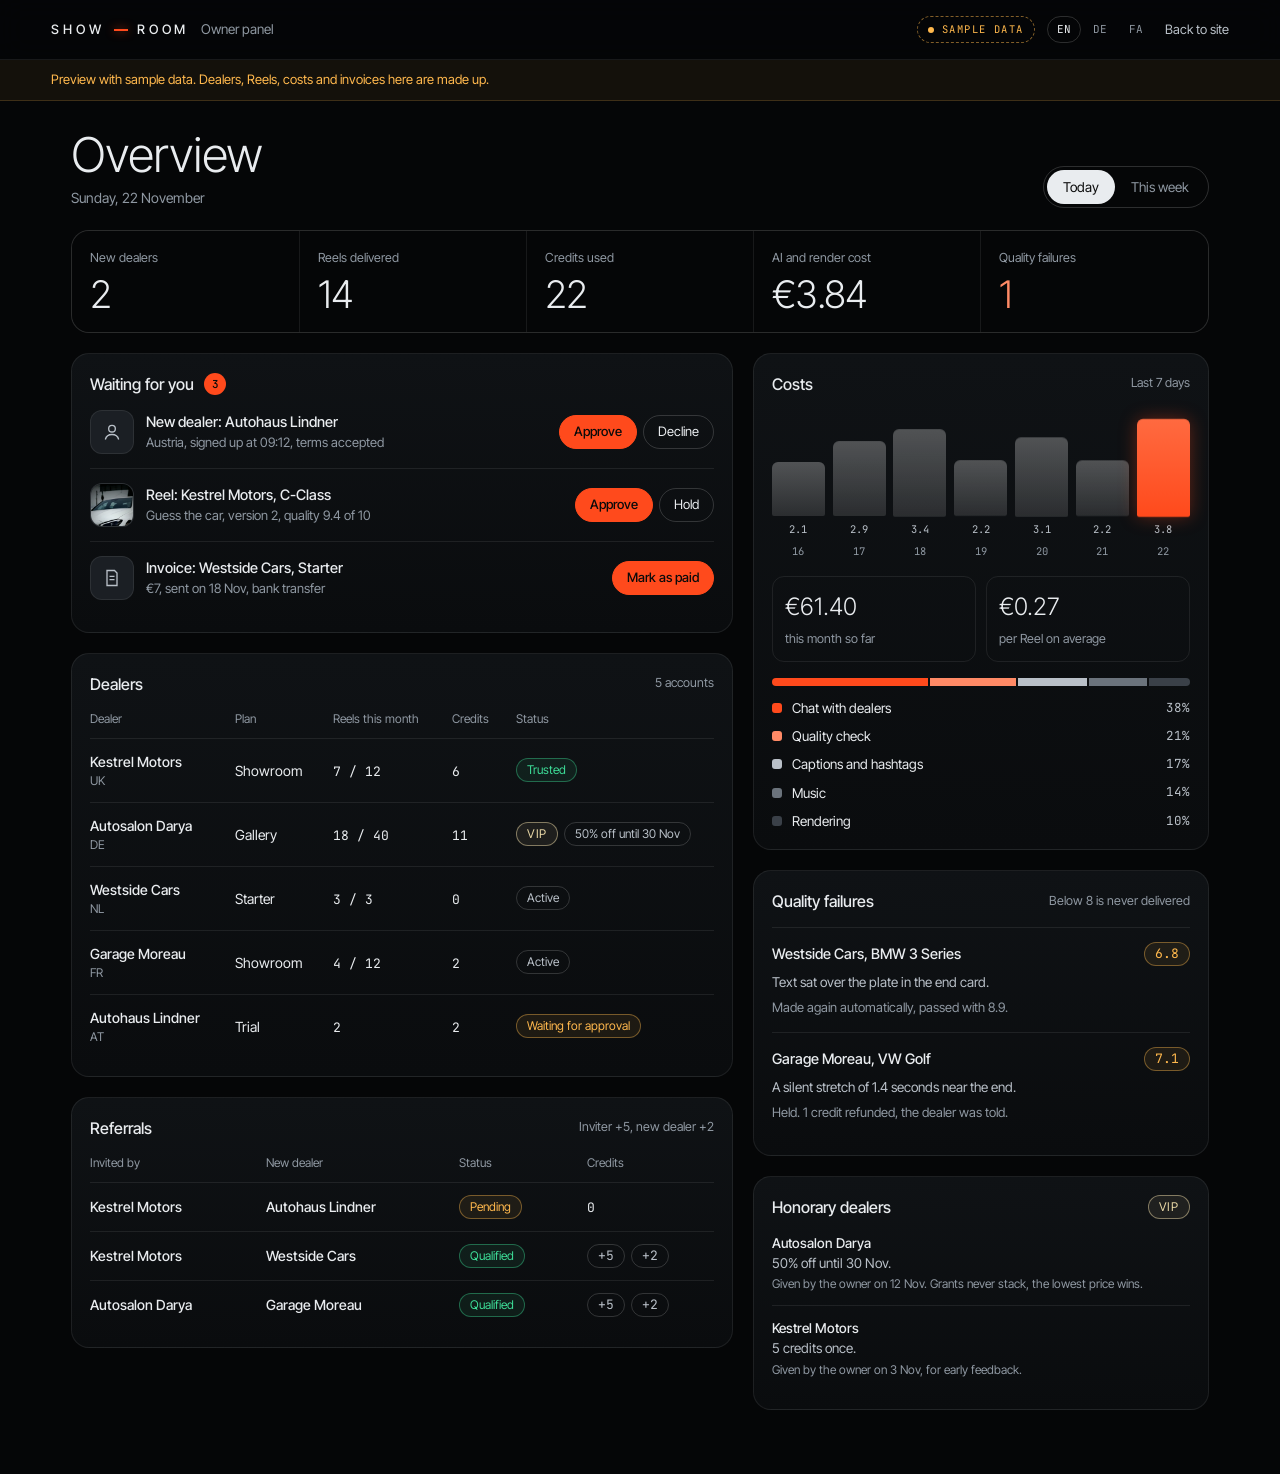
<file: admin.html>
<!doctype html>
<html lang="en" dir="ltr">
<head>
<meta charset="utf-8">
<meta name="viewport" content="width=device-width, initial-scale=1, viewport-fit=cover">
<title>Showroom: owner panel preview</title>
<meta name="description" content="Preview of the Showroom owner panel with sample data: approvals, dealers, costs, quality failures and referrals.">
<meta name="robots" content="noindex">
<meta name="theme-color" content="#050607">
<link rel="icon" href="data:image/svg+xml,%3Csvg xmlns='http://www.w3.org/2000/svg' viewBox='0 0 32 32'%3E%3Crect width='32' height='32' rx='8' fill='%23050607'/%3E%3Crect x='8' y='15' width='16' height='2.5' fill='%23ff4a1c'/%3E%3C/svg%3E">
<link rel="preconnect" href="https://fonts.googleapis.com">
<link rel="preconnect" href="https://fonts.gstatic.com" crossorigin>
<link href="https://fonts.googleapis.com/css2?family=Inter+Tight:wght@300;400;500;600&family=JetBrains+Mono:wght@400;500&family=Vazirmatn:wght@300;400;500;600&display=swap" rel="stylesheet">
<link rel="stylesheet" href="assets/site.css">
<style>
  .bar-top { position: sticky; top: 0; z-index: 40; display: flex; align-items: center; gap: 12px; height: 60px; padding-inline: var(--gut); background: rgba(5,6,7,.86); -webkit-backdrop-filter: blur(14px); backdrop-filter: blur(14px); border-bottom: 1px solid var(--line); }
  .bar-top .where { color: var(--steel); font-size: 13.5px; white-space: nowrap; }
  .bar-top .sample { margin-inline-start: auto; }
  .bar-top .back { font-size: 13px; color: var(--mist); white-space: nowrap; }
  @media (max-width: 640px) { .bar-top .where, .bar-top .back { display: none; } .bar-top .sample { display: none; } .bar-top .langs { margin-inline-start: auto; } }
  .notice { padding: 10px var(--gut); font-size: 13px; color: var(--warn); background: rgba(255,184,77,.06); border-bottom: 1px solid rgba(255,184,77,.18); }
  main { padding-block: 28px 64px; }
  .head { display: flex; flex-wrap: wrap; justify-content: space-between; align-items: flex-end; gap: 16px; margin-bottom: 22px; }
  .head h1 { font-weight: 300; font-size: clamp(30px, 4vw, 48px); letter-spacing: -.02em; line-height: 1.1; }
  [dir="rtl"] .head h1 { letter-spacing: 0; }
  .head p { color: var(--steel); font-size: 14px; margin-top: 6px; }
  .seg { display: inline-flex; padding: 3px; border-radius: 999px; border: 1px solid var(--line-2); }
  .seg button { height: 34px; padding: 0 16px; border-radius: 999px; font-size: 13.5px; color: var(--steel); }
  .seg button[aria-pressed="true"] { background: var(--fog); color: var(--accent-ink); }
  .kpis { display: grid; grid-template-columns: repeat(2, minmax(0, 1fr)); gap: 1px; background: var(--line); border: 1px solid var(--line); border-radius: 18px; overflow: hidden; margin-bottom: 20px; }
  @media (min-width: 700px) { .kpis { grid-template-columns: repeat(3, minmax(0, 1fr)); } }
  @media (min-width: 1100px) { .kpis { grid-template-columns: repeat(5, minmax(0, 1fr)); } }
  .kpi { background: var(--black); padding: 18px 18px 16px; min-width: 0; }
  .kpi span { display: block; font-size: 12.5px; color: var(--steel); }
  .kpi b { display: block; margin-top: 6px; font-size: clamp(28px, 3vw, 38px); font-weight: 300; letter-spacing: -.02em; line-height: 1.1; }
  .kpi.bad b { color: #ff8a66; }
  .kpi small { display: block; margin-top: 4px; font-size: 12px; color: var(--steel); }
  .kpi:last-child:nth-child(odd) { grid-column: 1 / -1; }
  @media (min-width: 700px) { .kpi:last-child:nth-child(odd) { grid-column: auto; } }
  .cols { display: grid; gap: 20px; }
  @media (min-width: 1100px) { .cols { grid-template-columns: minmax(0, 1.45fr) minmax(0, 1fr); align-items: start; } }
  .col { display: grid; gap: 20px; min-width: 0; }
  .box { border: 1px solid var(--line); border-radius: 18px; background: linear-gradient(180deg, #0f1215, #0a0c0e); padding: 18px; min-width: 0; }
  .box-h { display: flex; justify-content: space-between; align-items: center; gap: 12px; margin-bottom: 14px; }
  .box-h h2 { font-size: 16px; font-weight: 500; display: flex; align-items: center; gap: 10px; }
  .count { font-family: var(--mono); font-size: 11px; min-width: 22px; height: 22px; padding: 0 6px; border-radius: 999px; display: inline-grid; place-items: center; background: var(--accent); color: var(--accent-ink); }
  .box-h small { color: var(--steel); font-size: 12.5px; }

  /* approvals */
  .ap { display: grid; grid-template-columns: 44px minmax(0, 1fr); gap: 12px; padding: 14px 0; border-top: 1px solid var(--line); align-items: center; }
  .ap:first-of-type { border-top: 0; padding-top: 0; }
  .ap .ic { width: 44px; height: 44px; border-radius: 12px; display: grid; place-items: center; background: var(--graphite-2); border: 1px solid var(--line); overflow: hidden; }
  .ap .ic img { width: 100%; height: 100%; object-fit: cover; }
  .ap .ic svg { width: 20px; height: 20px; color: var(--mist); }
  .ap b { display: block; font-weight: 500; font-size: 14.5px; }
  .ap span.d { display: block; color: var(--steel); font-size: 13px; }
  .ap .acts { grid-column: 1 / -1; display: flex; flex-wrap: wrap; gap: 6px; }
  @media (min-width: 640px) { .ap { grid-template-columns: 44px minmax(0, 1fr) auto; } .ap .acts { grid-column: auto; } }
  .acts button { height: 34px; padding: 0 14px; border-radius: 999px; border: 1px solid var(--line-2); font-size: 13px; white-space: nowrap; }
  .acts button:hover { background: rgba(255,255,255,.06); }
  .acts button.go { background: var(--accent); border-color: var(--accent); color: var(--accent-ink); font-weight: 500; }
  .empty { color: var(--steel); font-size: 14px; padding: 8px 0; display: none; }

  /* tables that become cards on phones */
  table { width: 100%; border-collapse: collapse; font-size: 14px; }
  th { text-align: start; font-weight: 400; font-size: 12px; color: var(--steel); padding: 0 10px 10px; white-space: nowrap; }
  td { padding: 12px 10px; border-top: 1px solid var(--line); vertical-align: middle; }
  th:first-child, td:first-child { padding-inline-start: 0; }
  th:last-child, td:last-child { padding-inline-end: 0; }
  td .nm { font-weight: 500; direction: ltr; unicode-bidi: isolate; }
  td .sub { display: block; color: var(--steel); font-size: 12px; }
  .badges { display: flex; flex-wrap: wrap; gap: 6px; }
  .mono { font-family: var(--mono); font-size: 13px; direction: ltr; unicode-bidi: isolate; }
  @media (max-width: 767px) {
    table, tbody, tr, td { display: block; width: 100%; }
    thead { display: none; }
    tr { padding: 12px 0; border-top: 1px solid var(--line); }
    tr:first-child { border-top: 0; padding-top: 0; }
    td { border: 0; padding: 4px 0; display: flex; justify-content: space-between; align-items: center; gap: 12px; }
    td::before { content: attr(data-label); color: var(--steel); font-size: 12.5px; flex: none; }
    td.first { display: block; padding-bottom: 6px; }
    td.first::before { content: none; }
  }

  /* costs */
  .chart { display: grid; grid-template-columns: repeat(7, minmax(0, 1fr)); gap: 8px; align-items: end; height: 150px; padding-top: 8px; direction: ltr; }
  [dir="rtl"] .chart { direction: rtl; }
  .chart .c { display: grid; grid-template-rows: 1fr auto auto; gap: 6px; height: 100%; text-align: center; min-width: 0; }
  .chart .c i { align-self: end; display: block; border-radius: 6px 6px 2px 2px; background: linear-gradient(180deg, rgba(255,255,255,.28), rgba(255,255,255,.12)); transform-origin: bottom; }
  .chart .c.now i { background: linear-gradient(180deg, #ff6a40, var(--accent)); box-shadow: 0 0 18px rgba(255,74,28,.35); }
  .chart .c span { font-family: var(--mono); font-size: 10.5px; color: var(--steel); }
  .chart .c em { font-style: normal; font-family: var(--mono); font-size: 10.5px; color: var(--mist); }
  .totals { margin-top: 16px; display: grid; grid-template-columns: 1fr 1fr; gap: 10px; }
  .totals div { border: 1px solid var(--line); border-radius: 12px; padding: 12px; }
  .totals b { display: block; font-size: 24px; font-weight: 300; }
  .totals span { font-size: 12.5px; color: var(--steel); }
  .split { margin-top: 16px; display: flex; height: 8px; border-radius: 4px; overflow: hidden; gap: 2px; }
  .split i { display: block; height: 100%; }
  .legend { margin-top: 12px; list-style: none; display: grid; gap: 8px; font-size: 13.5px; }
  .legend li { display: grid; grid-template-columns: 10px 1fr auto; gap: 10px; align-items: center; }
  .legend li i { width: 10px; height: 10px; border-radius: 3px; }
  .legend li b { font-family: var(--mono); font-weight: 400; font-size: 12.5px; color: var(--mist); }

  /* qa */
  .qa { padding: 14px 0; border-top: 1px solid var(--line); display: grid; gap: 6px; }
  .qa:first-of-type { border-top: 0; padding-top: 0; }
  .qa-h { display: flex; justify-content: space-between; gap: 10px; align-items: center; }
  .qa-h b { font-weight: 500; font-size: 14.5px; }
  .qa p { color: var(--mist); font-size: 13.5px; }
  .qa .res { font-size: 13px; color: var(--steel); }
  .log { list-style: none; display: grid; gap: 0; }
  .log li { padding: 12px 0; border-top: 1px solid var(--line); font-size: 13.5px; color: var(--mist); }
  .log li:first-child { border-top: 0; padding-top: 0; }
  .log b { color: var(--fog); font-weight: 500; }
  .log small { display: block; color: var(--steel); font-size: 12px; margin-top: 2px; }
</style>
</head>
<body>
<header class="bar-top">
  <a class="logo" href="index.html" aria-label="Showroom">Show<i></i>room</a>
  <span class="where" data-t="where">Owner panel</span>
  <span class="sample" data-t="sample">Sample data</span>
  <div class="langs" role="group" aria-label="Language">
    <button type="button" data-lang="en" aria-pressed="true">EN</button>
    <button type="button" data-lang="de" aria-pressed="false">DE</button>
    <button type="button" data-lang="fa" aria-pressed="false">FA</button>
  </div>
  <a class="back" href="index.html" data-t="back">Back to site</a>
</header>
<p class="notice" data-t="notice">Preview with sample data. Dealers, Reels, costs and invoices here are made up.</p>

<main class="wrap">
  <div class="head">
    <div><h1 data-t="h1">Overview</h1><p data-t="date">Sunday, 22 November</p></div>
    <div class="seg" role="group" data-ta="range">
      <button type="button" data-r="day" aria-pressed="true" data-t="r_day">Today</button>
      <button type="button" data-r="week" aria-pressed="false" data-t="r_week">This week</button>
    </div>
  </div>

  <div class="kpis" id="kpis">
    <div class="kpi"><span data-t="k1">New dealers</span><b data-k="dealers">2</b></div>
    <div class="kpi"><span data-t="k2">Reels delivered</span><b data-k="reels">14</b></div>
    <div class="kpi"><span data-t="k3">Credits used</span><b data-k="credits">22</b></div>
    <div class="kpi"><span data-t="k4">AI and render cost</span><b data-k="cost">€3.84</b></div>
    <div class="kpi bad"><span data-t="k5">Quality failures</span><b data-k="qa">1</b></div>
  </div>

  <div class="cols">
    <div class="col">
      <section class="box" aria-labelledby="ap-h">
        <div class="box-h"><h2 id="ap-h"><span data-t="ap_h">Waiting for you</span><span class="count" id="apn">3</span></h2></div>
        <div id="aps">
          <div class="ap">
            <span class="ic"><svg viewBox="0 0 24 24" fill="none" stroke="currentColor" stroke-width="1.6" aria-hidden="true"><circle cx="12" cy="8" r="4"/><path d="M4 21c1-4 4-6 8-6s7 2 8 6"/></svg></span>
            <div><b data-t="ap1">New dealer: Autohaus Lindner</b><span class="d" data-t="ap1d">Austria, signed up at 09:12, terms accepted</span></div>
            <div class="acts"><button type="button" class="go" data-t="b_ok">Approve</button><button type="button" data-t="b_no">Decline</button></div>
          </div>
          <div class="ap">
            <span class="ic"><img src="assets/reel-front.jpg" alt="" width="540" height="960"></span>
            <div><b data-t="ap2">Reel: Kestrel Motors, C-Class</b><span class="d" data-t="ap2d">Guess the car, version 2, quality 9.4 of 10</span></div>
            <div class="acts"><button type="button" class="go" data-t="b_ok">Approve</button><button type="button" data-t="b_hold">Hold</button></div>
          </div>
          <div class="ap">
            <span class="ic"><svg viewBox="0 0 24 24" fill="none" stroke="currentColor" stroke-width="1.6" aria-hidden="true"><path d="M6 3h9l3 3v15H6z"/><path d="M9 10h6M9 14h6"/></svg></span>
            <div><b data-t="ap3">Invoice: Westside Cars, Starter</b><span class="d" data-t="ap3d">€7, sent on 18 Nov, bank transfer</span></div>
            <div class="acts"><button type="button" class="go" data-t="b_paid">Mark as paid</button></div>
          </div>
        </div>
        <p class="empty" id="apEmpty" data-t="ap_empty">Nothing is waiting. Well done.</p>
      </section>

      <section class="box" aria-labelledby="dl-h">
        <div class="box-h"><h2 id="dl-h" data-t="dl_h">Dealers</h2><small data-t="dl_s">5 accounts</small></div>
        <table>
          <thead><tr><th data-t="c_d">Dealer</th><th data-t="c_p">Plan</th><th data-t="c_r">Reels this month</th><th data-t="c_c">Credits</th><th data-t="c_s">Status</th></tr></thead>
          <tbody>
            <tr><td class="first"><span class="nm">Kestrel Motors</span><span class="sub">UK</span></td><td data-l="c_p">Showroom</td><td data-l="c_r"><span class="mono">7 / 12</span></td><td data-l="c_c"><span class="mono">6</span></td><td data-l="c_s"><span class="pill ok" data-t="s_trust">Trusted</span></td></tr>
            <tr><td class="first"><span class="nm">Autosalon Darya</span><span class="sub">DE</span></td><td data-l="c_p">Gallery</td><td data-l="c_r"><span class="mono">18 / 40</span></td><td data-l="c_c"><span class="mono">11</span></td><td data-l="c_s"><span class="badges"><span class="pill vip">VIP</span><span class="pill" data-t="s_vip">50% off until 30 Nov</span></span></td></tr>
            <tr><td class="first"><span class="nm">Westside Cars</span><span class="sub">NL</span></td><td data-l="c_p">Starter</td><td data-l="c_r"><span class="mono">3 / 3</span></td><td data-l="c_c"><span class="mono">0</span></td><td data-l="c_s"><span class="pill" data-t="s_act">Active</span></td></tr>
            <tr><td class="first"><span class="nm">Garage Moreau</span><span class="sub">FR</span></td><td data-l="c_p">Showroom</td><td data-l="c_r"><span class="mono">4 / 12</span></td><td data-l="c_c"><span class="mono">2</span></td><td data-l="c_s"><span class="pill" data-t="s_act">Active</span></td></tr>
            <tr><td class="first"><span class="nm">Autohaus Lindner</span><span class="sub">AT</span></td><td data-l="c_p" data-t="trial">Trial</td><td data-l="c_r"><span class="mono">2</span></td><td data-l="c_c"><span class="mono">2</span></td><td data-l="c_s"><span class="pill warn" data-t="s_wait">Waiting for approval</span></td></tr>
          </tbody>
        </table>
      </section>

      <section class="box" aria-labelledby="rf-h">
        <div class="box-h"><h2 id="rf-h" data-t="rf_h">Referrals</h2><small data-t="rf_s">Inviter +5, new dealer +2</small></div>
        <table>
          <thead><tr><th data-t="c_inv">Invited by</th><th data-t="c_new">New dealer</th><th data-t="c_st">Status</th><th data-t="c_cr">Credits</th></tr></thead>
          <tbody>
            <tr><td class="first"><span class="nm">Kestrel Motors</span></td><td data-l="c_new"><span class="nm">Autohaus Lindner</span></td><td data-l="c_st"><span class="pill warn" data-t="pend">Pending</span></td><td data-l="c_cr"><span class="mono">0</span></td></tr>
            <tr><td class="first"><span class="nm">Kestrel Motors</span></td><td data-l="c_new"><span class="nm">Westside Cars</span></td><td data-l="c_st"><span class="pill ok" data-t="qual">Qualified</span></td><td data-l="c_cr"><span class="badges"><span class="pill mono">+5</span><span class="pill mono">+2</span></span></td></tr>
            <tr><td class="first"><span class="nm">Autosalon Darya</span></td><td data-l="c_new"><span class="nm">Garage Moreau</span></td><td data-l="c_st"><span class="pill ok" data-t="qual">Qualified</span></td><td data-l="c_cr"><span class="badges"><span class="pill mono">+5</span><span class="pill mono">+2</span></span></td></tr>
          </tbody>
        </table>
      </section>
    </div>

    <div class="col">
      <section class="box" aria-labelledby="cs-h">
        <div class="box-h"><h2 id="cs-h" data-t="cs_h">Costs</h2><small data-t="cs_s">Last 7 days</small></div>
        <div class="chart" id="chart" aria-hidden="true"></div>
        <div class="totals">
          <div><b class="ltr" data-t="cs_m">€61.40</b><span data-t="cs_ml">this month so far</span></div>
          <div><b class="ltr" data-t="cs_r">€0.27</b><span data-t="cs_rl">per Reel on average</span></div>
        </div>
        <div class="split" aria-hidden="true"><i style="flex:38;background:#ff4a1c"></i><i style="flex:21;background:#ff8a66"></i><i style="flex:17;background:#b9c0c8"></i><i style="flex:14;background:#6b737c"></i><i style="flex:10;background:#3a4048"></i></div>
        <ul class="legend">
          <li><i style="background:#ff4a1c"></i><span data-t="x1">Chat with dealers</span><b>38%</b></li>
          <li><i style="background:#ff8a66"></i><span data-t="x2">Quality check</span><b>21%</b></li>
          <li><i style="background:#b9c0c8"></i><span data-t="x3">Captions and hashtags</span><b>17%</b></li>
          <li><i style="background:#6b737c"></i><span data-t="x4">Music</span><b>14%</b></li>
          <li><i style="background:#3a4048"></i><span data-t="x5">Rendering</span><b>10%</b></li>
        </ul>
      </section>

      <section class="box" aria-labelledby="qa-h">
        <div class="box-h"><h2 id="qa-h" data-t="qa_h">Quality failures</h2><small data-t="qa_s">Below 8 is never delivered</small></div>
        <div class="qa">
          <div class="qa-h"><b><span class="ltr">Westside Cars</span>, BMW 3 Series</b><span class="pill warn mono">6.8</span></div>
          <p data-t="qa1">Text sat over the plate in the end card.</p>
          <p class="res" data-t="qa1r">Made again automatically, passed with 8.9.</p>
        </div>
        <div class="qa">
          <div class="qa-h"><b><span class="ltr">Garage Moreau</span>, VW Golf</b><span class="pill warn mono">7.1</span></div>
          <p data-t="qa2">A silent stretch of 1.4 seconds near the end.</p>
          <p class="res" data-t="qa2r">Held. 1 credit refunded, the dealer was told.</p>
        </div>
      </section>

      <section class="box" aria-labelledby="hn-h">
        <div class="box-h"><h2 id="hn-h" data-t="hn_h">Honorary dealers</h2><span class="pill vip">VIP</span></div>
        <ul class="log">
          <li><b class="ltr" style="display:block">Autosalon Darya</b><span data-t="hn1">50% off until 30 Nov.</span><small data-t="hn1s">Given by the owner on 12 Nov. Grants never stack, the lowest price wins.</small></li>
          <li><b class="ltr" style="display:block">Kestrel Motors</b><span data-t="hn2">5 credits once.</span><small data-t="hn2s">Given by the owner on 3 Nov, for early feedback.</small></li>
        </ul>
      </section>
    </div>
  </div>
</main>

<script>
window.T = {
  en: {
    _title: "Showroom: owner panel preview", where: "Owner panel", sample: "Sample data", back: "Back to site",
    notice: "Preview with sample data. Dealers, Reels, costs and invoices here are made up.",
    h1: "Overview", date: "Sunday, 22 November", range: "Time range", r_day: "Today", r_week: "This week",
    k1: "New dealers", k2: "Reels delivered", k3: "Credits used", k4: "AI and render cost", k5: "Quality failures",
    ap_h: "Waiting for you", ap1: "New dealer: Autohaus Lindner", ap1d: "Austria, signed up at 09:12, terms accepted",
    ap2: "Reel: Kestrel Motors, C-Class", ap2d: "Guess the car, version 2, quality 9.4 of 10",
    ap3: "Invoice: Westside Cars, Starter", ap3d: "€7, sent on 18 Nov, bank transfer",
    b_ok: "Approve", b_no: "Decline", b_hold: "Hold", b_paid: "Mark as paid", ap_empty: "Nothing is waiting. Well done.", done: "Done (sample only)",
    dl_h: "Dealers", dl_s: "5 accounts", c_d: "Dealer", c_p: "Plan", c_r: "Reels this month", c_c: "Credits", c_s: "Status",
    s_trust: "Trusted", s_vip: "50% off until 30 Nov", s_act: "Active", s_wait: "Waiting for approval", trial: "Trial",
    rf_h: "Referrals", rf_s: "Inviter +5, new dealer +2", c_inv: "Invited by", c_new: "New dealer", c_st: "Status", c_cr: "Credits", pend: "Pending", qual: "Qualified",
    cs_h: "Costs", cs_s: "Last 7 days", cs_m: "€61.40", cs_ml: "this month so far", cs_r: "€0.27", cs_rl: "per Reel on average",
    x1: "Chat with dealers", x2: "Quality check", x3: "Captions and hashtags", x4: "Music", x5: "Rendering",
    qa_h: "Quality failures", qa_s: "Below 8 is never delivered",
    qa1: "Text sat over the plate in the end card.", qa1r: "Made again automatically, passed with 8.9.",
    qa2: "A silent stretch of 1.4 seconds near the end.", qa2r: "Held. 1 credit refunded, the dealer was told.",
    hn_h: "Honorary dealers", hn1: "50% off until 30 Nov.", hn1s: "Given by the owner on 12 Nov. Grants never stack, the lowest price wins.",
    hn2: "5 credits once.", hn2s: "Given by the owner on 3 Nov, for early feedback.",
    days: ["16", "17", "18", "19", "20", "21", "22"]
  },
  de: {
    _title: "Showroom: Inhaber-Panel (Vorschau)", where: "Inhaber-Panel", sample: "Beispieldaten", back: "Zur Website",
    notice: "Vorschau mit Beispieldaten. Händler, Reels, Kosten und Rechnungen hier sind erfunden.",
    h1: "Übersicht", date: "Sonntag, 22. November", range: "Zeitraum", r_day: "Heute", r_week: "Diese Woche",
    k1: "Neue Händler", k2: "Gelieferte Reels", k3: "Genutzte Credits", k4: "KI- und Renderkosten", k5: "Qualitätsfehler",
    ap_h: "Wartet auf dich", ap1: "Neuer Händler: Autohaus Lindner", ap1d: "Österreich, angemeldet um 09:12, AGB akzeptiert",
    ap2: "Reel: Kestrel Motors, C-Klasse", ap2d: "Rate das Auto, Version 2, Qualität 9,4 von 10",
    ap3: "Rechnung: Westside Cars, Starter", ap3d: "7 €, gesendet am 18. Nov., Überweisung",
    b_ok: "Freigeben", b_no: "Ablehnen", b_hold: "Anhalten", b_paid: "Als bezahlt markieren", ap_empty: "Nichts wartet. Gut gemacht.", done: "Erledigt (nur Beispiel)",
    dl_h: "Händler", dl_s: "5 Konten", c_d: "Händler", c_p: "Paket", c_r: "Reels im Monat", c_c: "Credits", c_s: "Status",
    s_trust: "Vertraut", s_vip: "50 % Rabatt bis 30. Nov.", s_act: "Aktiv", s_wait: "Wartet auf Freigabe", trial: "Probemonat",
    rf_h: "Empfehlungen", rf_s: "Einlader +5, neuer Händler +2", c_inv: "Eingeladen von", c_new: "Neuer Händler", c_st: "Status", c_cr: "Credits", pend: "Offen", qual: "Qualifiziert",
    cs_h: "Kosten", cs_s: "Letzte 7 Tage", cs_m: "61,40 €", cs_ml: "in diesem Monat bisher", cs_r: "0,27 €", cs_rl: "pro Reel im Schnitt",
    x1: "Chat mit Händlern", x2: "Qualitätsprüfung", x3: "Captions und Hashtags", x4: "Musik", x5: "Rendern",
    qa_h: "Qualitätsfehler", qa_s: "Unter 8 wird nie geliefert",
    qa1: "Text lag auf der Endkarte über dem Kennzeichen.", qa1r: "Automatisch neu gemacht, mit 8,9 bestanden.",
    qa2: "Eine stille Stelle von 1,4 Sekunden kurz vor Schluss.", qa2r: "Angehalten. 1 Credit erstattet, der Händler wurde informiert.",
    hn_h: "Ehrenhändler", hn1: "50 % Rabatt bis 30. Nov.", hn1s: "Vergeben vom Inhaber am 12. Nov. Vergünstigungen addieren sich nie, der niedrigste Preis gilt.",
    hn2: "Einmalig 5 Credits.", hn2s: "Vergeben vom Inhaber am 3. Nov., für frühes Feedback."
  },
  fa: {
    _title: "Showroom: پیش‌نمایش پنل مدیر", where: "پنل مدیر", sample: "داده‌ی نمونه", back: "بازگشت به سایت",
    notice: "این صفحه فقط پیش‌نمایش با داده‌های نمونه است. نمایشگاه‌ها، ریلزها، هزینه‌ها و فاکتورها ساختگی‌اند.",
    h1: "نمای کلی", date: "یکشنبه، ۲۲ نوامبر", range: "بازه‌ی زمانی", r_day: "امروز", r_week: "این هفته",
    k1: "نمایشگاه تازه", k2: "ریلز تحویل‌شده", k3: "اعتبار مصرف‌شده", k4: "هزینه‌ی هوش مصنوعی و ساخت", k5: "رد شده در بررسی کیفیت",
    ap_h: "منتظر تو", ap1: "نمایشگاه تازه: Autohaus Lindner", ap1d: "اتریش، ثبت‌نام ساعت ۰۹:۱۲، شرایط را پذیرفته",
    ap2: "ریلز: Kestrel Motors، سی‌کلاس", ap2d: "حدس بزن کدام ماشین، نسخه‌ی ۲، کیفیت ۹٫۴ از ۱۰",
    ap3: "فاکتور: Westside Cars، بسته‌ی Starter", ap3d: "۷ یورو، فرستاده‌شده در ۱۸ نوامبر، واریز بانکی",
    b_ok: "تأیید", b_no: "رد", b_hold: "نگه دار", b_paid: "پرداخت شد", ap_empty: "چیزی منتظر نیست. عالی.", done: "انجام شد (فقط نمونه)",
    dl_h: "نمایشگاه‌ها", dl_s: "۵ حساب", c_d: "نمایشگاه", c_p: "بسته", c_r: "ریلزهای این ماه", c_c: "اعتبار", c_s: "وضعیت",
    s_trust: "مورد اعتماد", s_vip: "۵۰٪ تخفیف تا ۳۰ نوامبر", s_act: "فعال", s_wait: "منتظر تأیید", trial: "ماه آزمایشی",
    rf_h: "دعوت‌ها", rf_s: "دعوت‌کننده ۵ اعتبار، تازه‌وارد ۲ اعتبار", c_inv: "دعوت‌کننده", c_new: "نمایشگاه تازه", c_st: "وضعیت", c_cr: "اعتبار", pend: "در انتظار", qual: "کامل شد",
    cs_h: "هزینه‌ها", cs_s: "۷ روز گذشته", cs_m: "۶۱٫۴۰ یورو", cs_ml: "از اول این ماه", cs_r: "۰٫۲۷ یورو", cs_rl: "به‌طور میانگین برای هر ریلز",
    x1: "چت با نمایشگاه‌ها", x2: "بررسی کیفیت", x3: "متن پست و هشتگ", x4: "آهنگ", x5: "ساخت ویدیو",
    qa_h: "رد شده در بررسی کیفیت", qa_s: "زیر ۸ هیچ‌وقت تحویل نمی‌شود",
    qa1: "در کارت آخر، متن روی پلاک افتاده بود.", qa1r: "خودکار دوباره ساخته شد و با ۸٫۹ قبول شد.",
    qa2: "نزدیک آخر ویدیو ۱٫۴ ثانیه بی‌صدا بود.", qa2r: "نگه داشته شد. ۱ اعتبار برگشت و به نمایشگاه خبر داده شد.",
    hn_h: "کاربران افتخاری", hn1: "۵۰٪ تخفیف تا ۳۰ نوامبر.", hn1s: "مدیر در ۱۲ نوامبر داده است. امتیازها روی هم جمع نمی‌شوند و کمترین قیمت حساب می‌شود.",
    hn2: "یک بار ۵ اعتبار.", hn2s: "مدیر در ۳ نوامبر داده است، برای نظرهای اولیه.",
    days: ["۱۶", "۱۷", "۱۸", "۱۹", "۲۰", "۲۱", "۲۲"]
  }
};
</script>
<script src="assets/site.js"></script>
<script src="https://cdnjs.cloudflare.com/ajax/libs/gsap/3.12.5/gsap.min.js"></script>
<script>
(function () {
  const SR = window.SR, G = window.gsap && !SR.reduce ? window.gsap : null;
  const COST = [2.10, 2.90, 3.40, 2.20, 3.10, 2.20, 3.84];
  const DATA = { day: { dealers: 2, reels: 14, credits: 22, cost: 3.84, qa: 1 }, week: { dealers: 5, reels: 71, credits: 104, cost: 19.74, qa: 4 } };
  let range = "day";
  const money = (v) => { const s = v.toFixed(2); return SR.lang === "de" ? s.replace(".", ",") + " €" : SR.lang === "fa" ? SR.digits(s) + " یورو" : "€" + s; };
  function paintKpis(anim) {
    const d = DATA[range];
    document.querySelectorAll("[data-k]").forEach((b) => {
      const k = b.dataset.k, v = d[k];
      const show = (x) => { b.textContent = k === "cost" ? money(x) : SR.digits(Math.round(x)); };
      if (G && anim) { const o = { x: 0 }; G.to(o, { x: v, duration: .9, ease: "power3.out", onUpdate: () => show(o.x) }); } else show(v);
    });
  }
  function paintChart(anim) {
    const ch = document.getElementById("chart"), days = SR.tr("days") || T.en.days, max = Math.max(...COST);
    ch.innerHTML = COST.map((v, i) => `<div class="c${i === 6 ? " now" : ""}"><i style="height:${Math.round((v / max) * 100)}%"></i><em>${SR.digits(v.toFixed(1))}</em><span>${days[i]}</span></div>`).join("");
    if (G && anim) G.from("#chart i", { scaleY: 0, stagger: .06, duration: .8, ease: "expo.out" });
  }
  function labels() { document.querySelectorAll("td[data-l]").forEach((td) => td.setAttribute("data-label", SR.tr(td.dataset.l))); }
  document.querySelectorAll(".seg button").forEach((b) => b.addEventListener("click", () => {
    range = b.dataset.r;
    document.querySelectorAll(".seg button").forEach((x) => x.setAttribute("aria-pressed", String(x === b)));
    paintKpis(true);
  }));
  // approvals: act on one, it leaves the list
  document.getElementById("aps").addEventListener("click", (e) => {
    const b = e.target.closest(".acts button"); if (!b) return;
    const row = b.closest(".ap");
    const gone = () => {
      row.remove();
      const n = document.querySelectorAll("#aps .ap").length;
      document.getElementById("apn").textContent = SR.digits(n);
      if (!n) document.getElementById("apEmpty").style.display = "block";
    };
    SR.toast(SR.tr("done"));
    if (G) G.to(row, { opacity: 0, x: SR.lang === "fa" ? -30 : 30, duration: .45, ease: "power3.in", onComplete: gone }); else gone();
  });
  SR.onLang(() => { paintKpis(false); paintChart(false); labels(); document.getElementById("apn").textContent = SR.digits(document.querySelectorAll("#aps .ap").length); });
  paintKpis(false); paintChart(false); labels(); document.getElementById("apn").textContent = SR.digits(3);
  if (G) {
    G.from(".kpi", { y: 16, opacity: 0, stagger: .07, duration: .8, ease: "expo.out" });
    G.from(".box", { y: 24, opacity: 0, stagger: .08, duration: .9, ease: "expo.out", delay: .2 });
    G.from("#chart i", { scaleY: 0, stagger: .06, duration: 1, ease: "expo.out", delay: .5 });
    paintKpis(true);
  }
  window.SRD = { kpi: () => document.querySelector('[data-k="reels"]').textContent };
})();
</script>
</body>
</html>
</file>
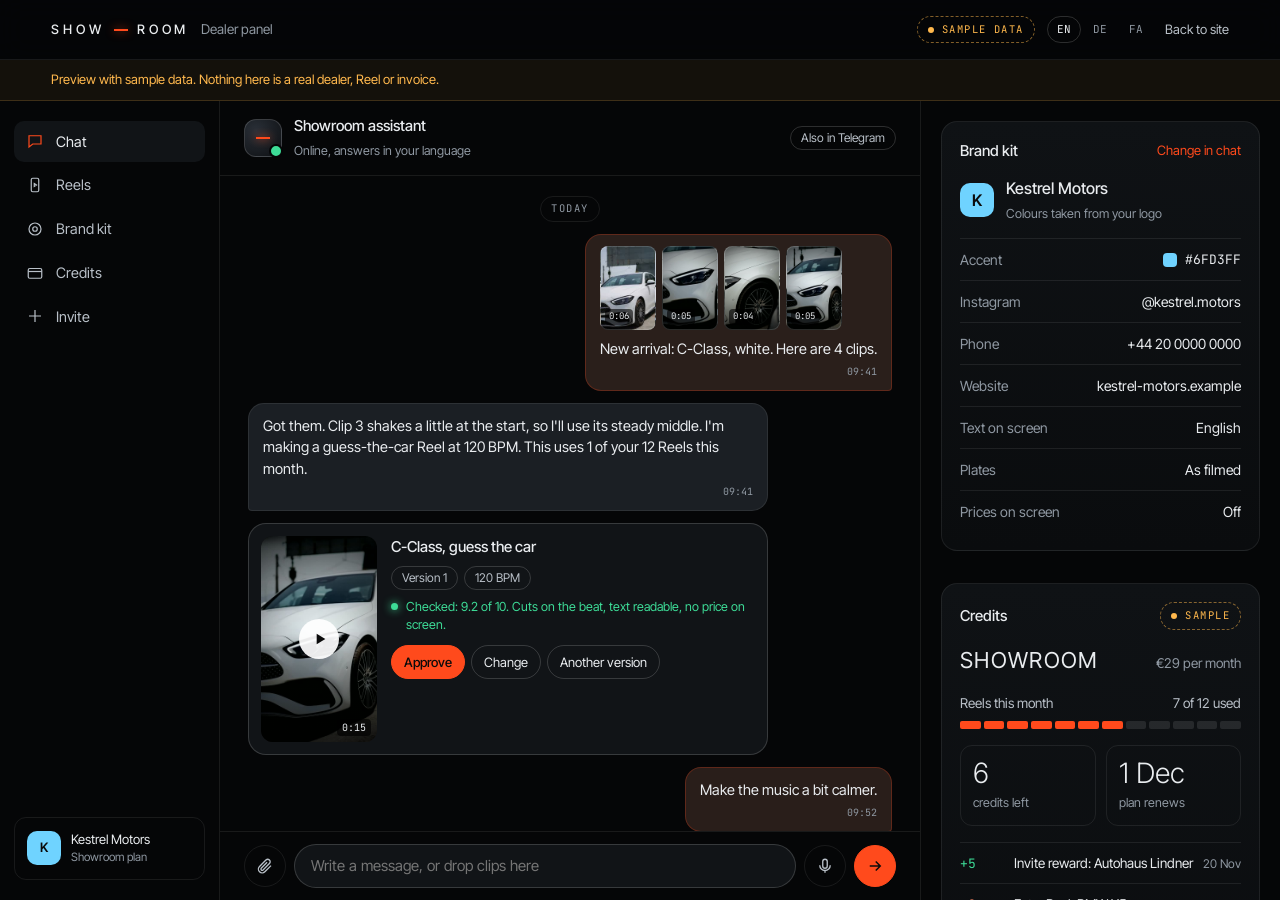
<file: app.html>
<!doctype html>
<html lang="en" dir="ltr">
<head>
<meta charset="utf-8">
<meta name="viewport" content="width=device-width, initial-scale=1, viewport-fit=cover">
<title>Showroom: dealer panel preview</title>
<meta name="description" content="Preview of the Showroom dealer chat with sample data: Reel previews, brand kit and credits.">
<meta name="robots" content="noindex">
<meta name="theme-color" content="#050607">
<link rel="icon" href="data:image/svg+xml,%3Csvg xmlns='http://www.w3.org/2000/svg' viewBox='0 0 32 32'%3E%3Crect width='32' height='32' rx='8' fill='%23050607'/%3E%3Crect x='8' y='15' width='16' height='2.5' fill='%23ff4a1c'/%3E%3C/svg%3E">
<link rel="preconnect" href="https://fonts.googleapis.com">
<link rel="preconnect" href="https://fonts.gstatic.com" crossorigin>
<link href="https://fonts.googleapis.com/css2?family=Inter+Tight:wght@300;400;500;600&family=JetBrains+Mono:wght@400;500&family=Vazirmatn:wght@300;400;500;600&display=swap" rel="stylesheet">
<link rel="stylesheet" href="assets/site.css">
<style>
  body { min-height: 100svh; }
  .bar-top { position: sticky; top: 0; z-index: 40; display: flex; align-items: center; gap: 12px; height: 60px; padding-inline: var(--gut); background: rgba(5,6,7,.86); -webkit-backdrop-filter: blur(14px); backdrop-filter: blur(14px); border-bottom: 1px solid var(--line); }
  .bar-top .where { color: var(--steel); font-size: 13.5px; white-space: nowrap; overflow: hidden; text-overflow: ellipsis; min-width: 0; }
  .bar-top .sample { margin-inline-start: auto; }
  .bar-top .back { font-size: 13px; color: var(--mist); white-space: nowrap; }
  .bar-top .back:hover { color: var(--fog); }
  @media (max-width: 640px) { .bar-top .where, .bar-top .back { display: none; } .bar-top .sample { display: none; } .bar-top .langs { margin-inline-start: auto; } }
  .notice { padding: 10px var(--gut); font-size: 13px; color: var(--warn); background: rgba(255,184,77,.06); border-bottom: 1px solid rgba(255,184,77,.18); }

  .tabs { display: flex; gap: 4px; padding: 10px var(--gut); border-bottom: 1px solid var(--line); background: var(--black); position: sticky; top: 60px; z-index: 30; }
  .tabs button { flex: 1; height: 38px; border-radius: 999px; font-size: 14px; color: var(--steel); border: 1px solid transparent; }
  .tabs button[aria-selected="true"] { color: var(--fog); border-color: var(--line-2); background: var(--graphite); }

  .shell { display: grid; }
  .snav { display: none; }
  .info { display: none; padding: 18px var(--gut) 40px; gap: 16px; align-content: start; grid-template-columns: minmax(0, 1fr); }
  .shell[data-view="chat"] .chatc { display: flex; }
  .shell[data-view="brand"] .chatc, .shell[data-view="credits"] .chatc { display: none; }
  .shell[data-view="brand"] .info, .shell[data-view="credits"] .info { display: grid; }
  .shell[data-view="brand"] .cr, .shell[data-view="brand"] .inv { display: none; }
  .shell[data-view="credits"] .bk { display: none; }
  @media (min-width: 1100px) {
    .tabs { display: none; }
    .shell { grid-template-columns: 220px minmax(0, 1fr) 360px; height: calc(100svh - 60px - var(--nh, 41px)); }
    .shell .chatc { display: flex !important; }
    .shell .info { display: grid !important; overflow-y: auto; border-inline-start: 1px solid var(--line); padding: 20px; }
    .shell .info > * { display: block !important; }
    .snav { display: flex; flex-direction: column; gap: 2px; padding: 20px 14px; border-inline-end: 1px solid var(--line); }
  }
  .snav a { display: flex; align-items: center; gap: 12px; padding: 10px 12px; border-radius: 10px; color: var(--mist); font-size: 14.5px; }
  .snav a:hover { background: rgba(255,255,255,.04); color: var(--fog); }
  .snav a[aria-current="page"] { background: var(--graphite); color: var(--fog); }
  .snav a svg { width: 18px; height: 18px; flex: none; }
  .snav a[aria-current="page"] svg { color: var(--accent); }
  .snav .me { margin-top: auto; display: flex; align-items: center; gap: 10px; padding: 12px; border-radius: 12px; border: 1px solid var(--line); font-size: 13px; }
  .mark { width: 34px; height: 34px; border-radius: 10px; background: #6fd3ff; color: #0b0b0b; display: grid; place-items: center; font-weight: 600; flex: none; direction: ltr; }
  .snav .me small { display: block; color: var(--steel); font-size: 11.5px; }

  /* chat column */
  .chatc { flex-direction: column; min-width: 0; height: calc(100svh - 60px - 59px - var(--nh, 41px)); }
  @media (min-width: 1100px) { .chatc { height: auto; min-height: 0; } }
  .ch-h { display: flex; align-items: center; gap: 12px; padding: 14px var(--gut); border-bottom: 1px solid var(--line); }
  @media (min-width: 1100px) { .ch-h { padding-inline: 24px; } }
  .ava { position: relative; width: 38px; height: 38px; border-radius: 12px; background: radial-gradient(circle at 30% 30%, #2a3038, #0d0f12); border: 1px solid var(--line-2); display: grid; place-items: center; flex: none; }
  .ava i { width: 14px; height: 2px; background: var(--accent); box-shadow: 0 0 8px var(--accent); }
  .ava::after { content: ""; position: absolute; inset-inline-end: -2px; bottom: -2px; width: 10px; height: 10px; border-radius: 50%; background: var(--ok); border: 2px solid var(--black); }
  .ch-h b { display: block; font-weight: 500; font-size: 15px; }
  .ch-h small { color: var(--steel); font-size: 12.5px; }
  .ch-h .pill { margin-inline-start: auto; }
  .thread { flex: 1; overflow-y: auto; overscroll-behavior: contain; padding: 20px var(--gut) 24px; display: flex; flex-direction: column; gap: 12px; }
  @media (min-width: 1100px) { .thread { padding-inline: 28px; } }
  .day { align-self: center; font-family: var(--mono); font-size: 10.5px; letter-spacing: .14em; color: var(--steel); text-transform: uppercase; padding: 4px 10px; border: 1px solid var(--line); border-radius: 999px; }
  [dir="rtl"] .day { font-family: var(--sans); letter-spacing: 0; font-size: 12px; }
  .m { max-width: min(86%, 520px); padding: 11px 14px; border-radius: 16px; font-size: 14.5px; line-height: 1.5; }
  .m.me { align-self: flex-end; background: #2a1f1b; border: 1px solid rgba(255,74,28,.25); border-end-end-radius: 4px; }
  .m.bot { align-self: flex-start; background: var(--graphite-2); border: 1px solid var(--line); border-end-start-radius: 4px; }
  .m time { display: block; margin-top: 4px; font-family: var(--mono); font-size: 10px; color: var(--steel); text-align: end; direction: ltr; }
  .clips { display: grid; grid-template-columns: repeat(4, 56px); gap: 6px; margin-bottom: 8px; }
  .clip { position: relative; width: 56px; height: 84px; border-radius: 8px; background: #222 center / cover; border: 1px solid var(--line-2); }
  .clip span { position: absolute; inset-inline-start: 4px; bottom: 4px; font-family: var(--mono); font-size: 9px; background: rgba(0,0,0,.6); padding: 1px 4px; border-radius: 4px; direction: ltr; }
  .rcard { align-self: flex-start; display: grid; grid-template-columns: 116px minmax(0, 1fr); gap: 14px; width: min(100%, 520px); padding: 12px; border-radius: 18px; background: var(--graphite); border: 1px solid var(--line-2); }
  .rthumb { position: relative; width: 116px; aspect-ratio: 9 / 16; border-radius: 12px; overflow: hidden; background: #111; }
  .rthumb img, .rthumb video { position: absolute; inset: 0; width: 100%; height: 100%; object-fit: cover; }
  .rthumb .play { position: absolute; inset: 0; display: grid; place-items: center; background: linear-gradient(180deg, transparent 50%, rgba(0,0,0,.5)); }
  .rthumb .play span { width: 40px; height: 40px; border-radius: 50%; background: rgba(255,255,255,.92); color: #0b0b0b; display: grid; place-items: center; }
  .rthumb .play svg { width: 16px; height: 16px; margin-inline-start: 2px; }
  .rthumb .dur { position: absolute; bottom: 6px; inset-inline-end: 6px; font-family: var(--mono); font-size: 10px; background: rgba(0,0,0,.65); padding: 1px 5px; border-radius: 4px; z-index: 2; direction: ltr; }
  .rbody { display: grid; gap: 8px; align-content: start; min-width: 0; }
  .rbody h4 { font-size: 15px; font-weight: 500; }
  .rmeta { display: flex; flex-wrap: wrap; gap: 6px; }
  .qa { display: flex; gap: 8px; font-size: 12.5px; color: var(--ok); line-height: 1.4; }
  .qa::before { content: ""; width: 7px; height: 7px; border-radius: 50%; background: var(--ok); box-shadow: 0 0 8px var(--ok); flex: none; margin-top: 5px; }
  .acts { display: flex; flex-wrap: wrap; gap: 6px; margin-top: 4px; }
  .acts button { height: 34px; padding: 0 12px; border-radius: 999px; border: 1px solid var(--line-2); font-size: 13px; color: var(--fog); transition: background .2s, border-color .2s; white-space: nowrap; }
  .acts button:hover { background: rgba(255,255,255,.06); }
  .acts button.go { background: var(--accent); border-color: var(--accent); color: var(--accent-ink); font-weight: 500; }
  .acts button[disabled] { opacity: .45; cursor: default; }
  @media (max-width: 420px) { .rcard { grid-template-columns: 92px minmax(0, 1fr); gap: 12px; } .rthumb { width: 92px; } }
  .cap { margin-top: 8px; padding: 12px; border-radius: 12px; background: #0c0e11; border: 1px solid var(--line); font-size: 13.5px; color: var(--mist); direction: ltr; text-align: left; }
  .typing { align-self: flex-start; display: flex; gap: 4px; padding: 14px 16px; border-radius: 16px; background: var(--graphite-2); border: 1px solid var(--line); }
  .typing i { width: 6px; height: 6px; border-radius: 50%; background: var(--steel); animation: blink 1s infinite; }
  .typing i:nth-child(2) { animation-delay: .15s; } .typing i:nth-child(3) { animation-delay: .3s; }
  @keyframes blink { 0%, 80%, 100% { opacity: .25; } 40% { opacity: 1; } }
  .composer { display: flex; align-items: center; gap: 8px; padding: 12px var(--gut) calc(12px + env(safe-area-inset-bottom)); border-top: 1px solid var(--line); background: var(--black); }
  @media (min-width: 1100px) { .composer { padding-inline: 24px; } }
  .composer .ib { width: 42px; height: 42px; border-radius: 50%; display: grid; place-items: center; color: var(--mist); border: 1px solid var(--line); flex: none; }
  .composer .ib:hover { color: var(--fog); border-color: var(--line-2); }
  .composer .ib svg { width: 18px; height: 18px; }
  .composer input { flex: 1; min-width: 0; height: 44px; border-radius: 999px; border: 1px solid var(--line-2); background: var(--graphite); padding: 0 16px; font-size: 15px; outline: none; }
  .composer input:focus { border-color: rgba(255,74,28,.6); }
  .composer .send { background: var(--accent); color: var(--accent-ink); border-color: var(--accent); }
  [dir="rtl"] .composer .send svg { transform: scaleX(-1); }
  @media (max-width: 380px) { .composer .mic { display: none; } }

  /* info cards */
  .box { border: 1px solid var(--line); border-radius: 16px; background: linear-gradient(180deg, #0f1215, #0a0c0e); padding: 18px; }
  .box + .box { margin-top: 0; }
  @media (min-width: 1100px) { .info .box + .box { margin-top: 16px; } }
  .box-h { display: flex; justify-content: space-between; align-items: center; gap: 10px; margin-bottom: 14px; }
  .box-h h3 { font-size: 15px; font-weight: 500; }
  .box-h a, .box-h button { font-size: 13px; color: var(--accent); }
  .who { display: flex; align-items: center; gap: 12px; margin-bottom: 14px; }
  .who b { display: block; font-weight: 500; direction: ltr; text-align: start; }
  .who small { color: var(--steel); font-size: 12.5px; }
  .kv { display: grid; gap: 0; }
  .kv div { display: flex; justify-content: space-between; align-items: center; gap: 14px; padding: 10px 0; border-top: 1px solid var(--line); font-size: 14px; }
  .kv span:first-child { color: var(--steel); }
  .kv span:last-child { text-align: end; min-width: 0; overflow: hidden; text-overflow: ellipsis; white-space: nowrap; }
  .sw { display: inline-flex; align-items: center; gap: 8px; font-family: var(--mono); font-size: 13px; direction: ltr; }
  .sw::before { content: ""; width: 14px; height: 14px; border-radius: 4px; background: #6fd3ff; }
  .plan-l { display: flex; align-items: baseline; justify-content: space-between; gap: 10px; }
  .plan-l b { font-size: 22px; font-weight: 400; letter-spacing: .06em; text-transform: uppercase; direction: ltr; }
  .plan-l span { color: var(--steel); font-size: 13.5px; }
  .meter { margin-top: 16px; }
  .meter-l { display: flex; justify-content: space-between; font-size: 13.5px; color: var(--mist); margin-bottom: 8px; }
  .meter-b { display: grid; grid-template-columns: repeat(12, 1fr); gap: 3px; direction: ltr; }
  .meter-b i { height: 8px; border-radius: 2px; background: rgba(255,255,255,.1); }
  .meter-b i.u { background: var(--accent); }
  [dir="rtl"] .meter-b { direction: rtl; }
  .bal { margin-top: 16px; display: grid; grid-template-columns: 1fr 1fr; gap: 10px; }
  .bal div { border: 1px solid var(--line); border-radius: 12px; padding: 12px; }
  .bal b { display: block; font-size: 28px; font-weight: 300; line-height: 1.1; }
  .bal span { font-size: 12.5px; color: var(--steel); }
  .ledger { margin-top: 16px; list-style: none; display: grid; }
  .ledger li { display: grid; grid-template-columns: 44px 1fr auto; gap: 10px; align-items: baseline; padding: 10px 0; border-top: 1px solid var(--line); font-size: 13.5px; }
  .ledger .v { font-family: var(--mono); font-size: 13px; direction: ltr; text-align: start; }
  .ledger .v.p { color: var(--ok); } .ledger .v.n { color: #ff8a66; }
  .ledger small { color: var(--steel); font-size: 12px; white-space: nowrap; }
  .box .btn { width: 100%; margin-top: 16px; }
  .link { display: flex; align-items: center; gap: 8px; padding: 10px 12px; border-radius: 12px; border: 1px dashed var(--line-2); font-family: var(--mono); font-size: 12px; color: var(--mist); direction: ltr; }
  .link span { flex: 1; min-width: 0; overflow: hidden; text-overflow: ellipsis; white-space: nowrap; }
  .link button { color: var(--accent); font-family: var(--sans); font-size: 13px; flex: none; }
  .stats3 { margin-top: 14px; display: grid; grid-template-columns: repeat(3, 1fr); gap: 8px; }
  .stats3 div { border: 1px solid var(--line); border-radius: 12px; padding: 10px; }
  .stats3 b { display: block; font-size: 22px; font-weight: 300; }
  .stats3 span { font-size: 12px; color: var(--steel); }
</style>
</head>
<body>
<header class="bar-top">
  <a class="logo" href="index.html" aria-label="Showroom">Show<i></i>room</a>
  <span class="where" data-t="where">Dealer panel</span>
  <span class="sample" data-t="sample">Sample data</span>
  <div class="langs" role="group" aria-label="Language">
    <button type="button" data-lang="en" aria-pressed="true">EN</button>
    <button type="button" data-lang="de" aria-pressed="false">DE</button>
    <button type="button" data-lang="fa" aria-pressed="false">FA</button>
  </div>
  <a class="back" href="index.html" data-t="back">Back to site</a>
</header>
<p class="notice" id="notice" data-t="notice">Preview with sample data. Nothing here is a real dealer, Reel or invoice.</p>

<div class="tabs" role="tablist" data-ta="views">
  <button type="button" role="tab" data-v="chat" aria-selected="true" data-t="t_chat">Chat</button>
  <button type="button" role="tab" data-v="brand" aria-selected="false" data-t="t_brand">Brand kit</button>
  <button type="button" role="tab" data-v="credits" aria-selected="false" data-t="t_cred">Credits</button>
</div>

<div class="shell" id="shell" data-view="chat">
  <nav class="snav" data-ta="views">
    <a href="#" aria-current="page"><svg viewBox="0 0 24 24" fill="none" stroke="currentColor" stroke-width="1.6" aria-hidden="true"><path d="M4 5h16v11H9l-5 4z"/></svg><span data-t="t_chat">Chat</span></a>
    <a href="#"><svg viewBox="0 0 24 24" fill="none" stroke="currentColor" stroke-width="1.6" aria-hidden="true"><rect x="7" y="3" width="10" height="18" rx="2"/><path d="M11 10l3 2-3 2z"/></svg><span data-t="t_reels">Reels</span></a>
    <a href="#bk"><svg viewBox="0 0 24 24" fill="none" stroke="currentColor" stroke-width="1.6" aria-hidden="true"><circle cx="12" cy="12" r="8"/><circle cx="12" cy="12" r="3"/></svg><span data-t="t_brand">Brand kit</span></a>
    <a href="#cr"><svg viewBox="0 0 24 24" fill="none" stroke="currentColor" stroke-width="1.6" aria-hidden="true"><rect x="3" y="6" width="18" height="13" rx="2"/><path d="M3 10h18"/></svg><span data-t="t_cred">Credits</span></a>
    <a href="#inv"><svg viewBox="0 0 24 24" fill="none" stroke="currentColor" stroke-width="1.6" aria-hidden="true"><path d="M4 12h16M12 4v16"/></svg><span data-t="t_inv">Invite</span></a>
    <div class="me"><span class="mark">K</span><span><span class="ltr">Kestrel Motors</span><small data-t="plan_s">Showroom plan</small></span></div>
  </nav>

  <section class="chatc" aria-labelledby="ch-name">
    <div class="ch-h">
      <span class="ava" aria-hidden="true"><i></i></span>
      <div><b id="ch-name" data-t="asst">Showroom assistant</b><small data-t="online">Online, answers in your language</small></div>
      <span class="pill" data-t="tg">Also in Telegram</span>
    </div>
    <div class="thread" id="thread" aria-live="polite">
      <span class="day" data-t="today">Today</span>
      <div class="m me">
        <div class="clips" aria-hidden="true">
          <span class="clip" style="background-image:url(assets/raw-front.jpg)"><span>0:06</span></span>
          <span class="clip" style="background-image:url(assets/reel-light.jpg)"><span>0:05</span></span>
          <span class="clip" style="background-image:url(assets/reel-wheel.jpg)"><span>0:04</span></span>
          <span class="clip" style="background-image:url(assets/reel-front.jpg)"><span>0:05</span></span>
        </div>
        <span data-t="m1">New arrival: C-Class, white. Here are 4 clips.</span><time>09:41</time>
      </div>
      <div class="m bot"><span data-t="m2">Got them. Clip 3 shakes a little at the start, so I'll use its steady middle. I'm making a guess-the-car Reel at 120 BPM. This uses 1 of your 12 Reels this month.</span><time>09:41</time></div>
      <div class="rcard" data-v="1">
        <div class="rthumb"><img src="assets/reel-front.jpg" alt="" width="540" height="960"><button class="play" type="button" data-ta="play"><span><svg viewBox="0 0 24 24" fill="currentColor" aria-hidden="true"><path d="M7 4l13 8-13 8z"/></svg></span></button><span class="dur">0:15</span></div>
        <div class="rbody">
          <h4 data-t="r1">C-Class, guess the car</h4>
          <div class="rmeta"><span class="pill" data-t="v1">Version 1</span><span class="pill ltr">120 BPM</span></div>
          <p class="qa" data-t="qa1">Checked: 9.2 of 10. Cuts on the beat, text readable, no price on screen.</p>
          <div class="acts"><button type="button" class="go" data-act="ok" data-t="b_ok">Approve</button><button type="button" data-act="ch" data-t="b_ch">Change</button><button type="button" data-act="ag" data-t="b_ag">Another version</button></div>
        </div>
      </div>
      <div class="m me"><span data-t="m3">Make the music a bit calmer.</span><time>09:52</time></div>
      <div class="m bot"><span data-t="m4">Done. Version 2 has a calmer track and the same shots. The first change is free.</span><time>09:53</time></div>
      <div class="rcard" data-v="2">
        <div class="rthumb"><img src="assets/reel-wheel.jpg" alt="" width="540" height="960"><button class="play" type="button" data-ta="play"><span><svg viewBox="0 0 24 24" fill="currentColor" aria-hidden="true"><path d="M7 4l13 8-13 8z"/></svg></span></button><span class="dur">0:15</span></div>
        <div class="rbody">
          <h4 data-t="r1">C-Class, guess the car</h4>
          <div class="rmeta"><span class="pill acc" data-t="v2">Version 2</span><span class="pill" data-t="calm">Calmer track</span></div>
          <p class="qa" data-t="qa2">Checked: 9.4 of 10.</p>
          <div class="acts"><button type="button" class="go" data-act="ok" data-t="b_ok">Approve</button><button type="button" data-act="ch" data-t="b_ch">Change</button><button type="button" data-act="ag" data-t="b_ag">Another version</button></div>
        </div>
      </div>
    </div>
    <form class="composer" id="composer" autocomplete="off">
      <button type="button" class="ib" data-ta="attach" aria-label="Attach clips"><svg viewBox="0 0 24 24" fill="none" stroke="currentColor" stroke-width="1.8" aria-hidden="true"><path d="M20 11.5l-8.2 8.2a5 5 0 01-7.1-7.1l8.5-8.5a3.3 3.3 0 014.7 4.7l-8.5 8.5a1.7 1.7 0 01-2.4-2.4l7.8-7.8"/></svg></button>
      <input id="msg" type="text" data-tp="ph" placeholder="Write a message, or drop clips here" data-ta="ph" aria-label="Message">
      <button type="button" class="ib mic" data-ta="voice" aria-label="Voice note"><svg viewBox="0 0 24 24" fill="none" stroke="currentColor" stroke-width="1.8" aria-hidden="true"><rect x="9" y="3" width="6" height="12" rx="3"/><path d="M5 11a7 7 0 0014 0M12 18v3"/></svg></button>
      <button type="submit" class="ib send" data-ta="send" aria-label="Send"><svg viewBox="0 0 24 24" fill="none" stroke="currentColor" stroke-width="2" aria-hidden="true"><path d="M5 12h14M13 6l6 6-6 6"/></svg></button>
    </form>
  </section>

  <aside class="info">
    <div class="box bk" id="bk">
      <div class="box-h"><h3 data-t="t_brand">Brand kit</h3><button type="button" data-say="kit" data-t="edit">Change in chat</button></div>
      <div class="who"><span class="mark">K</span><div><b>Kestrel Motors</b><small data-t="from_logo">Colours taken from your logo</small></div></div>
      <div class="kv">
        <div><span data-t="k_acc">Accent</span><span class="sw">#6FD3FF</span></div>
        <div><span>Instagram</span><span class="ltr">@kestrel.motors</span></div>
        <div><span data-t="k_ph">Phone</span><span class="ltr">+44 20 0000 0000</span></div>
        <div><span data-t="k_web">Website</span><span class="ltr">kestrel-motors.example</span></div>
        <div><span data-t="k_lang">Text on screen</span><span data-t="l_en">English</span></div>
        <div><span data-t="k_pl">Plates</span><span data-t="k_pl_v">As filmed</span></div>
        <div><span data-t="k_pr">Prices on screen</span><span data-t="off">Off</span></div>
      </div>
    </div>
    <div class="box cr" id="cr">
      <div class="box-h"><h3 data-t="t_cred">Credits</h3><span class="sample" data-t="sample_s">Sample</span></div>
      <div class="plan-l"><b>Showroom</b><span data-t="pp">€29 per month</span></div>
      <div class="meter">
        <div class="meter-l"><span data-t="rtm">Reels this month</span><span data-t="used">7 of 12 used</span></div>
        <div class="meter-b" aria-hidden="true"><i class="u"></i><i class="u"></i><i class="u"></i><i class="u"></i><i class="u"></i><i class="u"></i><i class="u"></i><i></i><i></i><i></i><i></i><i></i></div>
      </div>
      <div class="bal">
        <div><b data-t="n6">6</b><span data-t="cred_l">credits left</span></div>
        <div><b data-t="d1">1 Dec</b><span data-t="renew">plan renews</span></div>
      </div>
      <ul class="ledger">
        <li><span class="v p">+5</span><span data-t="l1">Invite reward: Autohaus Lindner</span><small data-t="d20">20 Nov</small></li>
        <li><span class="v n">−2</span><span data-t="l2">Extra Reel: BMW X5</span><small data-t="d18">18 Nov</small></li>
        <li><span class="v p">+1</span><span data-t="l3">Refund: Reel held by the quality check</span><small data-t="d12">12 Nov</small></li>
        <li><span class="v p">+2</span><span data-t="l4">Welcome credits</span><small data-t="d01">1 Nov</small></li>
      </ul>
      <button type="button" class="btn ghost sm" data-say="topup" data-t="topup">Top up credits</button>
    </div>
    <div class="box inv" id="inv">
      <div class="box-h"><h3 data-t="t_inv2">Invite a dealer</h3></div>
      <p style="color:var(--mist);font-size:14px;margin-bottom:12px" data-t="inv_l">When a dealer you invite starts a first paid month, you get 5 credits and they get 2.</p>
      <div class="link"><span>t.me/showroom_ahura_bot?start=inv_KESTREL</span><button type="button" data-say="copy" data-t="copy">Copy</button></div>
      <div class="stats3">
        <div><b data-t="n2">2</b><span data-t="joined">joined</span></div>
        <div><b data-t="n1">1</b><span data-t="qual">qualified</span></div>
        <div><b data-t="n5">5</b><span data-t="earned">credits earned</span></div>
      </div>
    </div>
  </aside>
</div>

<script>
window.T = {
  en: {
    _title: "Showroom: dealer panel preview", _desc: "Preview of the Showroom dealer chat with sample data: Reel previews, brand kit and credits.",
    where: "Dealer panel", sample: "Sample data", sample_s: "Sample", back: "Back to site",
    notice: "Preview with sample data. Nothing here is a real dealer, Reel or invoice.",
    views: "Views", t_chat: "Chat", t_reels: "Reels", t_brand: "Brand kit", t_cred: "Credits", t_inv: "Invite", t_inv2: "Invite a dealer", plan_s: "Showroom plan",
    asst: "Showroom assistant", online: "Online, answers in your language", tg: "Also in Telegram", today: "Today",
    m1: "New arrival: C-Class, white. Here are 4 clips.",
    m2: "Got them. Clip 3 shakes a little at the start, so I'll use its steady middle. I'm making a guess-the-car Reel at 120 BPM. This uses 1 of your 12 Reels this month.",
    r1: "C-Class, guess the car", v1: "Version 1", v2: "Version 2", calm: "Calmer track",
    qa1: "Checked: 9.2 of 10. Cuts on the beat, text readable, no price on screen.", qa2: "Checked: 9.4 of 10.",
    b_ok: "Approve", b_ch: "Change", b_ag: "Another version", play: "Play preview",
    m3: "Make the music a bit calmer.", m4: "Done. Version 2 has a calmer track and the same shots. The first change is free.",
    ph: "Write a message, or drop clips here", attach: "Attach clips", voice: "Voice note", send: "Send",
    done: "Here is your Reel: the original file, the caption and the hashtags. A good time to post today: 18:30.",
    cap: "Fresh in: Mercedes-Benz C-Class in polar white. Come and see it this week. #mercedes #cclass #newarrival #kestrelmotors",
    copycap: "Copy caption", dl: "Download file",
    reply: "This is a preview with sample data. In the real chat, the assistant answers here.",
    ask_ch: "Sure. Tell me what to change: music, shots, the first line or the template.",
    ask_ag: "Making another version with other shots. This uses 1 credit.",
    approved: "Approved", t_copy: "Copied (sample)", t_topup: "Sample only: top-ups are by invoice for now.", t_kit: "In the real chat you change the brand kit by just saying it.", t_dl: "Sample only: no file here.",
    edit: "Change in chat", from_logo: "Colours taken from your logo",
    k_acc: "Accent", k_ph: "Phone", k_web: "Website", k_lang: "Text on screen", l_en: "English", k_pl: "Plates", k_pl_v: "As filmed", k_pr: "Prices on screen", off: "Off",
    pp: "€29 per month", rtm: "Reels this month", used: "7 of 12 used", n6: "6", cred_l: "credits left", d1: "1 Dec", renew: "plan renews",
    l1: "Invite reward: Autohaus Lindner", l2: "Extra Reel: BMW X5", l3: "Refund: Reel held by the quality check", l4: "Welcome credits",
    d20: "20 Nov", d18: "18 Nov", d12: "12 Nov", d01: "1 Nov", topup: "Top up credits",
    inv_l: "When a dealer you invite starts a first paid month, you get 5 credits and they get 2.", copy: "Copy",
    n2: "2", n1: "1", n5: "5", joined: "joined", qual: "qualified", earned: "credits earned"
  },
  de: {
    _title: "Showroom: Händler-Panel (Vorschau)", _desc: "Vorschau des Showroom-Händlerchats mit Beispieldaten: Reel-Vorschauen, Brand-Kit und Credits.",
    where: "Händler-Panel", sample: "Beispieldaten", sample_s: "Beispiel", back: "Zur Website",
    notice: "Vorschau mit Beispieldaten. Händler, Reels und Rechnungen hier sind nicht echt.",
    views: "Ansichten", t_chat: "Chat", t_reels: "Reels", t_brand: "Brand-Kit", t_cred: "Credits", t_inv: "Einladen", t_inv2: "Händler einladen", plan_s: "Paket Showroom",
    asst: "Showroom-Assistent", online: "Online, antwortet in deiner Sprache", tg: "Auch in Telegram", today: "Heute",
    m1: "Neu reingekommen: C-Klasse, weiß. Hier sind 4 Clips.",
    m2: "Habe sie. Clip 3 wackelt am Anfang etwas, ich nehme die ruhige Mitte. Ich schneide ein Rate-das-Auto-Reel mit 120 BPM. Das ist 1 deiner 12 Reels in diesem Monat.",
    r1: "C-Klasse, Rate das Auto", v1: "Version 1", v2: "Version 2", calm: "Ruhigere Musik",
    qa1: "Geprüft: 9,2 von 10. Schnitte auf dem Beat, Text lesbar, kein Preis im Bild.", qa2: "Geprüft: 9,4 von 10.",
    b_ok: "Freigeben", b_ch: "Ändern", b_ag: "Andere Version", play: "Vorschau abspielen",
    m3: "Mach die Musik etwas ruhiger.", m4: "Erledigt. Version 2 hat ruhigere Musik und dieselben Shots. Die erste Änderung ist gratis.",
    ph: "Nachricht schreiben oder Clips hierher ziehen", attach: "Clips anhängen", voice: "Sprachnachricht", send: "Senden",
    done: "Hier ist dein Reel: Originaldatei, Caption und Hashtags. Gute Zeit zum Posten heute: 18:30.",
    cap: "Fresh in: Mercedes-Benz C-Class in polar white. Come and see it this week. #mercedes #cclass #newarrival #kestrelmotors",
    copycap: "Caption kopieren", dl: "Datei laden",
    reply: "Das ist eine Vorschau mit Beispieldaten. Im echten Chat antwortet hier der Assistent.",
    ask_ch: "Gern. Sag mir, was anders sein soll: Musik, Shots, erster Satz oder Vorlage.",
    ask_ag: "Ich mache eine andere Version mit anderen Shots. Das kostet 1 Credit.",
    approved: "Freigegeben", t_copy: "Kopiert (Beispiel)", t_topup: "Nur Beispiel: Aufladen geht vorerst per Rechnung.", t_kit: "Im echten Chat änderst du das Brand-Kit, indem du es einfach sagst.", t_dl: "Nur Beispiel: hier gibt es keine Datei.",
    edit: "Im Chat ändern", from_logo: "Farben aus deinem Logo",
    k_acc: "Akzent", k_ph: "Telefon", k_web: "Website", k_lang: "Text im Bild", l_en: "Englisch", k_pl: "Kennzeichen", k_pl_v: "Wie gefilmt", k_pr: "Preise im Bild", off: "Aus",
    pp: "29 € pro Monat", rtm: "Reels in diesem Monat", used: "7 von 12 genutzt", cred_l: "Credits übrig", d1: "1. Dez.", renew: "Paket verlängert sich",
    l1: "Einladungsbonus: Autohaus Lindner", l2: "Zusätzliches Reel: BMW X5", l3: "Erstattung: Reel von der Prüfung angehalten", l4: "Willkommens-Credits",
    d20: "20. Nov.", d18: "18. Nov.", d12: "12. Nov.", d01: "1. Nov.", topup: "Credits aufladen",
    inv_l: "Startet ein eingeladener Händler seinen ersten bezahlten Monat, bekommst du 5 Credits und er 2.", copy: "Kopieren",
    joined: "dabei", qual: "qualifiziert", earned: "Credits verdient"
  },
  fa: {
    _title: "Showroom: پیش‌نمایش پنل نمایشگاه", _desc: "پیش‌نمایش چت نمایشگاه در Showroom با داده‌های نمونه: پیش‌نمایش ریلز، کیت برند و اعتبار.",
    where: "پنل نمایشگاه", sample: "داده‌ی نمونه", sample_s: "نمونه", back: "بازگشت به سایت",
    notice: "این صفحه فقط پیش‌نمایش با داده‌های نمونه است. هیچ نمایشگاه، ریلز یا فاکتوری در آن واقعی نیست.",
    views: "بخش‌ها", t_chat: "چت", t_reels: "ریلزها", t_brand: "کیت برند", t_cred: "اعتبار", t_inv: "دعوت", t_inv2: "یک نمایشگاه را دعوت کن", plan_s: "بسته‌ی Showroom",
    asst: "دستیار Showroom", online: "آنلاین، به زبان خودت جواب می‌دهد", tg: "در تلگرام هم هست", today: "امروز",
    m1: "تازه رسیده: سی‌کلاس سفید. این هم ۴ کلیپ.",
    m2: "رسید. کلیپ ۳ اولش کمی می‌لرزد، برای همین از وسط ثابتش استفاده می‌کنم. یک ریلز «حدس بزن کدام ماشین» با ۱۲۰ ضرب در دقیقه می‌سازم. یکی از ۱۲ ریلز این ماهت کم می‌شود.",
    r1: "سی‌کلاس، حدس بزن کدام ماشین", v1: "نسخه‌ی ۱", v2: "نسخه‌ی ۲", calm: "آهنگ آرام‌تر",
    qa1: "بررسی شد: ۹٫۲ از ۱۰. برش‌ها روی ضرب، متن خوانا، بدون قیمت روی تصویر.", qa2: "بررسی شد: ۹٫۴ از ۱۰.",
    b_ok: "تأیید", b_ch: "تغییر", b_ag: "نسخه‌ی دیگر", play: "پخش پیش‌نمایش",
    m3: "آهنگ را کمی آرام‌تر کن.", m4: "انجام شد. نسخه‌ی ۲ آهنگ آرام‌تری دارد و همان نماها را. اولین تغییر رایگان است.",
    ph: "پیام بنویس یا کلیپ‌ها را اینجا بینداز", attach: "فرستادن کلیپ", voice: "پیام صوتی", send: "فرستادن",
    done: "این هم ریلزت: فایل اصلی، متن پست و هشتگ‌ها. زمان خوب برای پست امروز: ساعت ۱۸:۳۰.",
    cap: "Fresh in: Mercedes-Benz C-Class in polar white. Come and see it this week. #mercedes #cclass #newarrival #kestrelmotors",
    copycap: "کپی متن پست", dl: "دانلود فایل",
    reply: "این فقط پیش‌نمایش با داده‌های نمونه است. در چت واقعی، دستیار همین‌جا جواب می‌دهد.",
    ask_ch: "حتماً. بگو چه چیزی عوض شود: آهنگ، نماها، جمله‌ی اول یا قالب.",
    ask_ag: "یک نسخه‌ی دیگر با نماهای دیگر می‌سازم. یک اعتبار کم می‌شود.",
    approved: "تأیید شد", t_copy: "کپی شد (نمونه)", t_topup: "فقط نمونه: فعلاً شارژ اعتبار با فاکتور است.", t_kit: "در چت واقعی، کیت برند را فقط با گفتنش عوض می‌کنی.", t_dl: "فقط نمونه: اینجا فایلی نیست.",
    edit: "تغییر در چت", from_logo: "رنگ‌ها از لوگوی تو گرفته شده",
    k_acc: "رنگ اصلی", k_ph: "تلفن", k_web: "سایت", k_lang: "زبان متن روی تصویر", l_en: "انگلیسی", k_pl: "پلاک", k_pl_v: "همان‌طور که فیلم گرفتی", k_pr: "قیمت روی تصویر", off: "خاموش",
    pp: "۲۹ یورو در ماه", rtm: "ریلزهای این ماه", used: "۷ از ۱۲ استفاده شده", n6: "۶", cred_l: "اعتبار مانده", d1: "۱ دسامبر", renew: "تمدید بسته",
    l1: "جایزه‌ی دعوت: Autohaus Lindner", l2: "ریلز اضافه: BMW X5", l3: "برگشت اعتبار: ریلزی که بررسی کیفیت نگه داشت", l4: "اعتبار خوش‌آمد",
    d20: "۲۰ نوامبر", d18: "۱۸ نوامبر", d12: "۱۲ نوامبر", d01: "۱ نوامبر", topup: "شارژ اعتبار",
    inv_l: "وقتی نمایشگاهی که دعوت کرده‌ای اولین ماه پولی‌اش را شروع کند، تو ۵ اعتبار و او ۲ اعتبار می‌گیرد.", copy: "کپی",
    n2: "۲", n1: "۱", n5: "۵", joined: "عضو شدند", qual: "شرط را کامل کردند", earned: "اعتبار گرفتی"
  }
};
</script>
<script src="assets/site.js"></script>
<script src="https://cdnjs.cloudflare.com/ajax/libs/gsap/3.12.5/gsap.min.js"></script>
<script>
(function () {
  const SR = window.SR, G = window.gsap && !SR.reduce ? window.gsap : null;
  const shell = document.getElementById("shell"), thread = document.getElementById("thread");
  const nh = () => document.documentElement.style.setProperty("--nh", document.getElementById("notice").offsetHeight + "px");
  nh(); addEventListener("resize", nh); SR.onLang(nh);

  // tabs (phone and tablet)
  document.querySelectorAll(".tabs button").forEach((b) => b.addEventListener("click", () => {
    document.querySelectorAll(".tabs button").forEach((x) => x.setAttribute("aria-selected", String(x === b)));
    shell.dataset.view = b.dataset.v;
    if (G) G.from(b.dataset.v === "chat" ? ".chatc" : ".info", { opacity: 0, y: 10, duration: .5, ease: "power3.out" });
  }));

  const now = () => { const d = new Date(); return String(d.getHours()).padStart(2, "0") + ":" + String(d.getMinutes()).padStart(2, "0"); };
  const down = () => thread.scrollTo({ top: thread.scrollHeight, behavior: SR.reduce ? "auto" : "smooth" });
  function add(html, cls) {
    const el = document.createElement("div"); el.className = cls; el.innerHTML = html;
    thread.appendChild(el);
    if (G) G.from(el, { y: 14, opacity: 0, duration: .5, ease: "power3.out" });
    down(); return el;
  }
  function bot(key, extra) {
    const ty = add("<i></i><i></i><i></i>", "typing");
    setTimeout(() => { ty.remove(); add(`<span data-t="${key}">${SR.tr(key)}</span>${extra || ""}<time>${now()}</time>`, "m bot"); }, SR.reduce ? 50 : 900);
  }

  // composer
  document.getElementById("composer").addEventListener("submit", (e) => {
    e.preventDefault();
    const inp = document.getElementById("msg"), v = inp.value.trim();
    if (!v) return;
    const me = add("", "m me"); const s = document.createElement("span"); s.textContent = v; me.appendChild(s);
    const t = document.createElement("time"); t.textContent = now(); me.appendChild(t);
    inp.value = "";
    bot("reply");
  });

  // preview cards: play, approve, change, another version
  thread.addEventListener("click", (e) => {
    const p = e.target.closest(".play");
    if (p) {
      const box = p.parentElement;
      const v = document.createElement("video");
      v.src = "assets/reel-loop.mp4"; v.muted = true; v.loop = true; v.playsInline = true; v.setAttribute("playsinline", "");
      v.poster = box.querySelector("img").getAttribute("src");
      box.querySelector("img").replaceWith(v); p.remove();
      const pr = v.play(); if (pr && pr.catch) pr.catch(() => {});
      return;
    }
    const b = e.target.closest(".acts button"); if (!b) return;
    const card = b.closest(".rcard");
    if (b.dataset.act === "ok") {
      card.querySelectorAll(".acts button").forEach((x) => (x.disabled = true));
      b.textContent = SR.tr("approved"); b.dataset.t = "approved";
      bot("done", `<div class="cap" data-t="cap">${SR.tr("cap")}</div><div class="acts"><button type="button" class="go" data-act="copy" data-t="copycap">${SR.tr("copycap")}</button><button type="button" data-act="dl" data-t="dl">${SR.tr("dl")}</button></div>`);
    } else if (b.dataset.act === "ch") bot("ask_ch");
    else if (b.dataset.act === "ag") bot("ask_ag");
    else if (b.dataset.act === "copy") SR.toast(SR.tr("t_copy"));
    else if (b.dataset.act === "dl") SR.toast(SR.tr("t_dl"));
  });
  document.querySelectorAll("[data-say]").forEach((b) => b.addEventListener("click", () => SR.toast(SR.tr({ kit: "t_kit", topup: "t_topup", copy: "t_copy" }[b.dataset.say]))));
  document.querySelectorAll(".snav a").forEach((a) => a.addEventListener("click", (e) => { if (a.getAttribute("href") === "#") e.preventDefault(); }));

  // entrance
  if (G) {
    G.from(".thread > *", { y: 16, opacity: 0, stagger: .12, duration: .7, ease: "power3.out", delay: .15 });
    G.from(".info .box", { y: 20, opacity: 0, stagger: .1, duration: .8, ease: "expo.out", delay: .3 });
    G.from(".meter-b i.u", { scaleY: 0, transformOrigin: "bottom", stagger: .05, duration: .4, ease: "power2.out", delay: .6 });
  }
  window.SRA = { count: () => thread.querySelectorAll(".m").length };
})();
</script>
</body>
</html>
</file>
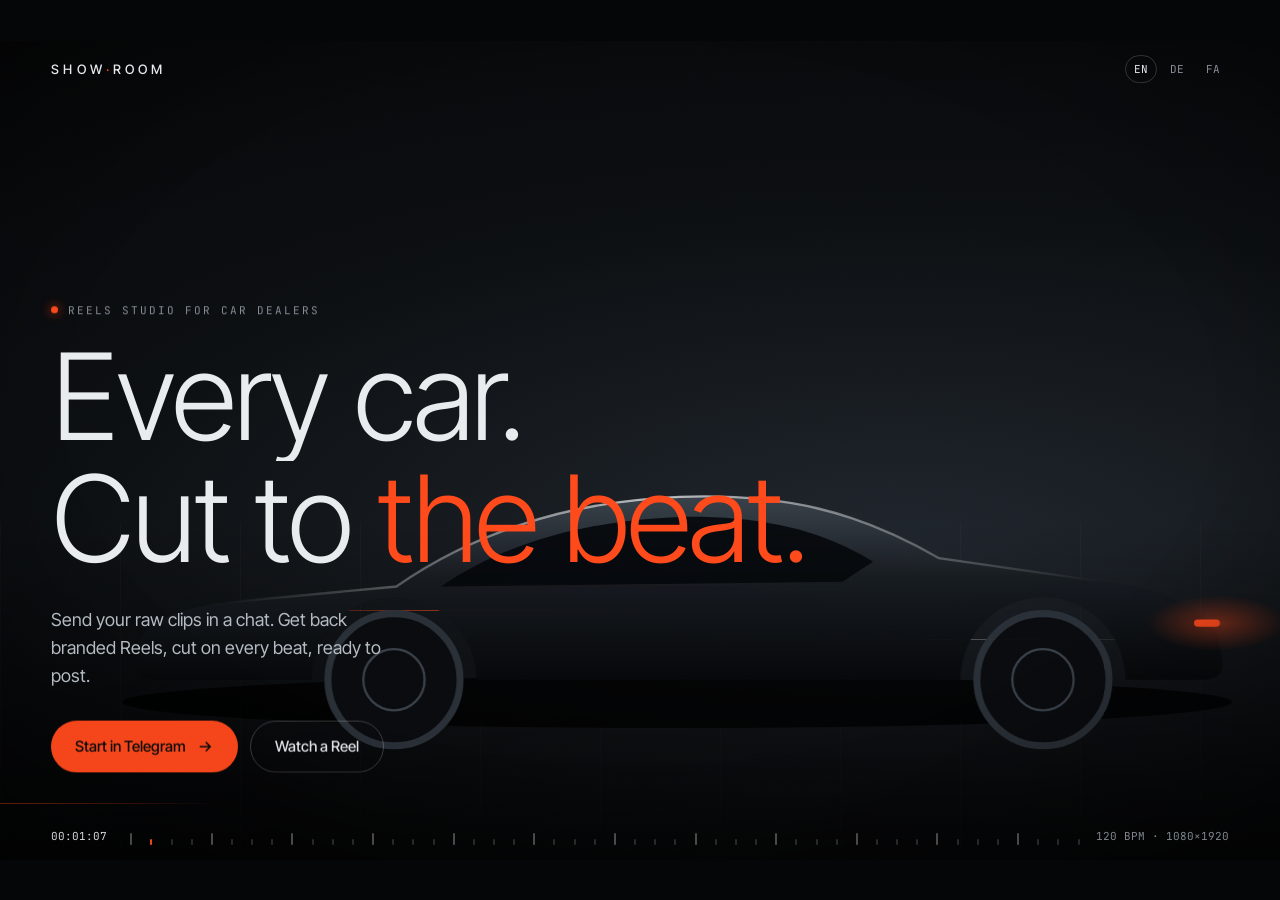
<file: hero-a.html>
<!doctype html>
<html lang="en">
<head>
<meta charset="utf-8">
<meta name="viewport" content="width=device-width, initial-scale=1, viewport-fit=cover">
<title>Showroom · Hero A · Night shift</title>
<meta name="description" content="Showroom: send raw clips in a chat, get beat-synced branded Reels for your dealership.">
<link rel="preconnect" href="https://fonts.googleapis.com">
<link rel="preconnect" href="https://fonts.gstatic.com" crossorigin>
<link href="https://fonts.googleapis.com/css2?family=Inter+Tight:wght@300;400;500&family=JetBrains+Mono:wght@400&family=Vazirmatn:wght@300;400;500&display=swap" rel="stylesheet">
<style>
  :root {
    --black: #050607;
    --graphite: #111417;
    --graphite-2: #1b1f24;
    --steel: #8a929c;
    --fog: #e9ecef;
    --accent: #ff4a1c;
    --sans: "Inter Tight", system-ui, sans-serif;
    --mono: "JetBrains Mono", ui-monospace, monospace;
  }
  [dir="rtl"] { --sans: "Vazirmatn", system-ui, sans-serif; }
  * { box-sizing: border-box; margin: 0; padding: 0; }
  html, body { background: var(--black); color: var(--fog); overflow-x: clip; }
  body { font-family: var(--sans); -webkit-font-smoothing: antialiased; }
  a { color: inherit; text-decoration: none; }

  .hero { position: relative; min-height: 100svh; display: grid; grid-template-rows: auto 1fr auto; overflow: hidden; isolation: isolate; }

  /* --- "footage" placeholder: replace .film with <video autoplay muted loop playsinline> --- */
  .film { position: absolute; inset: 0; z-index: -1; background:
      radial-gradient(120% 70% at 70% 62%, #20262d 0%, #0c0f12 55%, var(--black) 100%); }
  .film::before { /* light sweep across the bodywork */
    content: ""; position: absolute; inset: -20% -60%;
    background: linear-gradient(100deg, transparent 40%, rgba(255,255,255,.07) 48%, rgba(255,255,255,.16) 50%, rgba(255,255,255,.07) 52%, transparent 60%);
    transform: translateX(var(--sweep, -40%)); }
  .floor { position: absolute; left: 0; right: 0; bottom: 0; height: 42%;
    background: linear-gradient(180deg, transparent, rgba(0,0,0,.85)),
      repeating-linear-gradient(90deg, rgba(255,255,255,.025) 0 1px, transparent 1px 120px); }
  .streaks { position: absolute; inset: 0; overflow: hidden; }
  .streak { position: absolute; height: 1px; width: 38vw; left: 100%;
    background: linear-gradient(90deg, transparent, rgba(255,255,255,.55), transparent); opacity: .5; }
  .streak.hot { background: linear-gradient(90deg, transparent, var(--accent), transparent); opacity: .7; }
  .car { position: absolute; left: 50%; bottom: 17svh; width: min(120vw, 1180px); transform: translateX(-46%); }
  .car svg { width: 100%; height: auto; display: block; overflow: visible; }
  .grain { position: absolute; inset: -50%; opacity: .09; pointer-events: none; mix-blend-mode: overlay;
    background-image: url("data:image/svg+xml,%3Csvg xmlns='http://www.w3.org/2000/svg' width='160' height='160'%3E%3Cfilter id='n'%3E%3CfeTurbulence type='fractalNoise' baseFrequency='.9' numOctaves='2'/%3E%3C/filter%3E%3Crect width='100%25' height='100%25' filter='url(%23n)'/%3E%3C/svg%3E"); }
  .vignette { position: absolute; inset: 0; background: radial-gradient(90% 80% at 50% 45%, transparent 50%, rgba(0,0,0,.75)); }
  .bar { position: absolute; left: 0; right: 0; height: 4.5svh; background: var(--black); z-index: 1; }
  .bar.top { top: 0; } .bar.bottom { bottom: 0; }

  /* --- chrome --- */
  nav { position: relative; z-index: 2; display: flex; align-items: center; justify-content: space-between; gap: 16px;
    padding: calc(4.5svh + 14px) clamp(16px, 4vw, 56px) 0; }
  .logo { font-weight: 500; letter-spacing: .32em; font-size: 13px; text-transform: uppercase; }
  [dir="rtl"] .logo { letter-spacing: .05em; }
  .logo b { color: var(--accent); font-weight: 500; }
  .langs { display: flex; gap: 4px; font-family: var(--mono); font-size: 11px; }
  .langs button { background: none; border: 1px solid transparent; color: var(--steel); padding: 6px 8px; border-radius: 999px; cursor: pointer; font: inherit; }
  .langs button[aria-pressed="true"] { color: var(--fog); border-color: rgba(255,255,255,.18); }

  .copy { align-self: end; z-index: 2; padding: 0 clamp(16px, 4vw, 56px); max-width: 1100px; padding-bottom: 6svh; }
  .kicker { font-family: var(--mono); font-size: 11px; letter-spacing: .18em; text-transform: uppercase; color: var(--steel); display: flex; align-items: center; gap: 10px; margin-bottom: 22px; }
  [dir="rtl"] .kicker { letter-spacing: 0; font-family: var(--sans); }
  .rec { width: 7px; height: 7px; border-radius: 50%; background: var(--accent); box-shadow: 0 0 12px var(--accent); }
  h1 { font-weight: 300; font-size: clamp(42px, 9.4vw, 128px); line-height: .96; letter-spacing: -.035em; }
  [dir="rtl"] h1 { letter-spacing: 0; line-height: 1.2; font-size: clamp(38px, 8.4vw, 112px); }
  h1 .line { display: block; overflow: hidden; padding-bottom: .06em; }
  h1 .line > span { display: inline-block; }
  h1 em { font-style: normal; color: var(--accent); }
  .sub { margin-top: 22px; max-width: 34ch; font-size: clamp(15px, 1.4vw, 18px); line-height: 1.55; color: #b9c0c8; }
  .actions { margin-top: 30px; display: flex; flex-wrap: wrap; gap: 12px; }
  .btn { display: inline-flex; align-items: center; gap: 10px; height: 52px; padding: 0 24px; border-radius: 999px; font-size: 15px; font-weight: 500; transition: transform .2s, background .2s; }
  .btn.primary { background: var(--accent); color: #0b0b0b; }
  .btn.primary:hover { transform: translateY(-2px); }
  .btn.ghost { border: 1px solid rgba(255,255,255,.22); color: var(--fog); }
  .btn.ghost:hover { background: rgba(255,255,255,.06); }
  .btn svg { width: 18px; height: 18px; }
  [dir="rtl"] .btn .arrow { transform: scaleX(-1); }

  /* --- timeline: the beat --- */
  .timeline { position: relative; z-index: 2; display: flex; align-items: center; gap: 16px; padding: 0 clamp(16px, 4vw, 56px) calc(4.5svh + 16px); font-family: var(--mono); font-size: 11px; color: var(--steel); }
  .tc { min-width: 9ch; color: var(--fog); }
  .ticks { flex: 1; display: flex; justify-content: space-between; align-items: flex-end; gap: 3px; height: 18px; min-width: 0; overflow: hidden; }
  .tick { flex: 0 0 2px; height: 6px; background: rgba(255,255,255,.16); border-radius: 1px; }
  .tick.bar1 { height: 12px; background: rgba(255,255,255,.3); }
  .tick.on { background: var(--accent); }
  .bpm { white-space: nowrap; }
  @media (max-width: 560px) { .bpm { display: none; } .car { bottom: 58svh; width: 140vw; transform: translateX(-50%); } .copy { padding-bottom: 4svh; } }
  @media (prefers-reduced-motion: reduce) { .streak { display: none; } }
</style>
</head>
<body>
<section class="hero" aria-label="Showroom">
  <div class="film" aria-hidden="true">
    <!-- LOCAL SESSION: replace this whole .film block with
         <video class="film" src="footage/hero-a.mp4" autoplay muted loop playsinline poster="footage/hero-a.jpg"></video> -->
    <div class="floor"></div>
    <div class="streaks"></div>
    <div class="car">
      <svg viewBox="0 0 1000 300" role="img" aria-label="Car silhouette">
        <defs>
          <linearGradient id="body" x1="0" y1="0" x2="0" y2="1">
            <stop offset="0" stop-color="#3a424b"/><stop offset=".45" stop-color="#171b20"/><stop offset="1" stop-color="#07090b"/>
          </linearGradient>
          <linearGradient id="rim" x1="0" x2="1">
            <stop offset="0" stop-color="#ffffff" stop-opacity="0"/><stop offset=".5" stop-color="#ffffff" stop-opacity=".7"/><stop offset="1" stop-color="#ffffff" stop-opacity="0"/>
          </linearGradient>
          <radialGradient id="glow" cx=".5" cy=".5" r=".5"><stop offset="0" stop-color="#ff4a1c" stop-opacity=".9"/><stop offset="1" stop-color="#ff4a1c" stop-opacity="0"/></radialGradient>
        </defs>
        <ellipse cx="500" cy="262" rx="470" ry="22" fill="#000" opacity=".8"/>
        <path fill="url(#body)" d="M40,226 C40,200 62,186 112,178 L262,164 C322,122 402,92 502,88 C592,85 652,100 722,140 L862,160 C922,168 956,186 960,214 L962,230 C962,239 955,243 945,243 L880,243 A70,70 0 0 0 740,243 L330,243 A70,70 0 0 0 190,243 L60,243 C48,243 40,238 40,226 Z"/>
        <path fill="#05070a" opacity=".9" d="M300,164 C352,128 422,108 502,105 C572,104 622,116 666,143 L640,160 Z"/>
        <path class="edge" fill="none" stroke="url(#rim)" stroke-width="2" d="M112,178 L262,164 C322,122 402,92 502,88 C592,85 652,100 722,140 L862,160"/>
        <circle cx="260" cy="243" r="56" fill="#0a0c0f" stroke="#2b3138" stroke-width="6"/>
        <circle cx="810" cy="243" r="56" fill="#0a0c0f" stroke="#2b3138" stroke-width="6"/>
        <circle cx="260" cy="243" r="26" fill="none" stroke="#3a424b" stroke-width="2"/>
        <circle cx="810" cy="243" r="26" fill="none" stroke="#3a424b" stroke-width="2"/>
        <rect class="tail" x="938" y="192" width="22" height="6" rx="3" fill="#ff4a1c"/>
        <ellipse class="tailglow" cx="958" cy="195" rx="60" ry="24" fill="url(#glow)" opacity=".6"/>
      </svg>
    </div>
    <div class="vignette"></div>
    <div class="grain"></div>
  </div>
  <div class="bar top" aria-hidden="true"></div>
  <div class="bar bottom" aria-hidden="true"></div>

  <nav>
    <a class="logo" href="#">Show<b>·</b>room</a>
    <div class="langs" role="group" aria-label="Language">
      <button data-lang="en" aria-pressed="true">EN</button>
      <button data-lang="de" aria-pressed="false">DE</button>
      <button data-lang="fa" aria-pressed="false">FA</button>
    </div>
  </nav>

  <div class="copy">
    <p class="kicker"><span class="rec"></span><span data-t="kicker">Reels studio for car dealers</span></p>
    <h1>
      <span class="line"><span data-t="h1a">Every car.</span></span>
      <span class="line"><span data-t="h1b">Cut to <em>the beat.</em></span></span>
    </h1>
    <p class="sub" data-t="sub">Send your raw clips in a chat. Get back branded Reels, cut on every beat, ready to post.</p>
    <div class="actions">
      <a class="btn primary" href="#chat"><span data-t="cta">Start in Telegram</span>
        <svg class="arrow" viewBox="0 0 24 24" fill="none" stroke="currentColor" stroke-width="2"><path d="M5 12h14M13 6l6 6-6 6"/></svg></a>
      <a class="btn ghost" href="#reel" data-t="cta2">Watch a Reel</a>
    </div>
  </div>

  <div class="timeline" aria-hidden="true">
    <span class="tc">00:00:00</span>
    <div class="ticks"></div>
    <span class="bpm">120 BPM · 1080×1920</span>
  </div>
</section>

<script>
  const T = {
    en: { kicker: "Reels studio for car dealers", h1a: "Every car.", h1b: 'Cut to <em>the beat.</em>', sub: "Send your raw clips in a chat. Get back branded Reels, cut on every beat, ready to post.", cta: "Start in Telegram", cta2: "Watch a Reel" },
    de: { kicker: "Reels-Studio für Autohändler", h1a: "Jedes Auto.", h1b: 'Im <em>Takt geschnitten.</em>', sub: "Schick deine Rohclips im Chat. Zurück kommen Reels in deinem Branding, auf jeden Beat geschnitten, fertig zum Posten.", cta: "In Telegram starten", cta2: "Reel ansehen" },
    fa: { kicker: "استودیوی ریلز برای نمایشگاه‌های خودرو", h1a: "هر ماشین،", h1b: 'روی <em>ضرب آهنگ.</em>', sub: "کلیپ‌های خامت را در چت بفرست. ریلز آماده با برند خودت تحویل بگیر، هر برش روی ضرب.", cta: "شروع در تلگرام", cta2: "دیدن یک ریلز" }
  };
  function setLang(l) {
    document.documentElement.lang = l;
    document.documentElement.dir = l === "fa" ? "rtl" : "ltr";
    document.querySelectorAll("[data-t]").forEach(el => el.innerHTML = T[l][el.dataset.t]);
    document.querySelectorAll(".langs button").forEach(b => b.setAttribute("aria-pressed", b.dataset.lang === l));
    if (window.gsap && !reduce) gsap.fromTo("h1 .line > span", { yPercent: 105 }, { yPercent: 0, duration: .9, ease: "expo.out", stagger: .08 });
  }
  document.querySelectorAll(".langs button").forEach(b => b.onclick = () => setLang(b.dataset.lang));

  // beat ticks
  const ticks = document.querySelector(".ticks");
  const N = 48;
  for (let i = 0; i < N; i++) { const t = document.createElement("i"); t.className = "tick" + (i % 4 === 0 ? " bar1" : ""); ticks.appendChild(t); }
  const reduce = matchMedia("(prefers-reduced-motion: reduce)").matches;
</script>
<script src="https://cdnjs.cloudflare.com/ajax/libs/gsap/3.12.5/gsap.min.js"></script>
<script>
  (function () {
    if (!window.gsap || reduce) return;
    const BEAT = 0.5; // 120 BPM
    const tl = gsap.timeline({ defaults: { ease: "expo.out" } });
    tl.from(".car svg", { xPercent: -30, opacity: 0, duration: 2.2, ease: "power3.out" })
      .from("h1 .line > span", { yPercent: 105, duration: 1.1, stagger: .12 }, .3)
      .from(".kicker, .sub, .actions, nav, .timeline", { opacity: 0, y: 14, duration: 1, stagger: .08 }, .6)
      .from(".bar.top", { yPercent: -100, duration: 1.2 }, 0)
      .from(".bar.bottom", { yPercent: 100, duration: 1.2 }, 0);

    // light sweep over the bodywork, every 4 bars
    const film = document.querySelector(".film");
    gsap.fromTo(film, { "--sweep": "-45%" }, { "--sweep": "45%", duration: 3.2, ease: "power2.inOut", repeat: -1, repeatDelay: BEAT * 4, delay: 1 });

    // road streaks
    const box = document.querySelector(".streaks");
    function streak() {
      const s = document.createElement("span");
      s.className = "streak" + (Math.random() < .18 ? " hot" : "");
      s.style.top = (58 + Math.random() * 34) + "%";
      box.appendChild(s);
      gsap.fromTo(s, { x: 0 }, { x: -(innerWidth * 1.8), duration: .9 + Math.random() * .8, ease: "none", onComplete: () => s.remove() });
    }
    setInterval(streak, 260);

    // the beat: a tick per beat, the tail light and the REC dot pulse on the bar
    const all = [...document.querySelectorAll(".tick")];
    const tc = document.querySelector(".tc");
    let b = 0; const t0 = performance.now();
    setInterval(() => {
      all.forEach(t => t.classList.remove("on"));
      all[b % all.length].classList.add("on");
      if (b % 4 === 0) {
        gsap.fromTo(".tailglow", { opacity: 1 }, { opacity: .45, duration: BEAT * 2, ease: "power2.out" });
        gsap.fromTo(".rec", { scale: 1.8 }, { scale: 1, duration: BEAT, ease: "power2.out" });
      }
      b++;
    }, BEAT * 1000);
    gsap.ticker.add(() => {
      const s = (performance.now() - t0) / 1000;
      const f = Math.floor((s % 1) * 30);
      tc.textContent = "00:" + String(Math.floor(s) % 60).padStart(2, "0") + ":" + String(f).padStart(2, "0");
    });

    // a little parallax on pointer
    addEventListener("pointermove", e => {
      const x = e.clientX / innerWidth - .5;
      gsap.to(".car svg", { x: x * -30, duration: 1.2, ease: "power3.out" });
    });
  })();
</script>
</body>
</html>
</file>
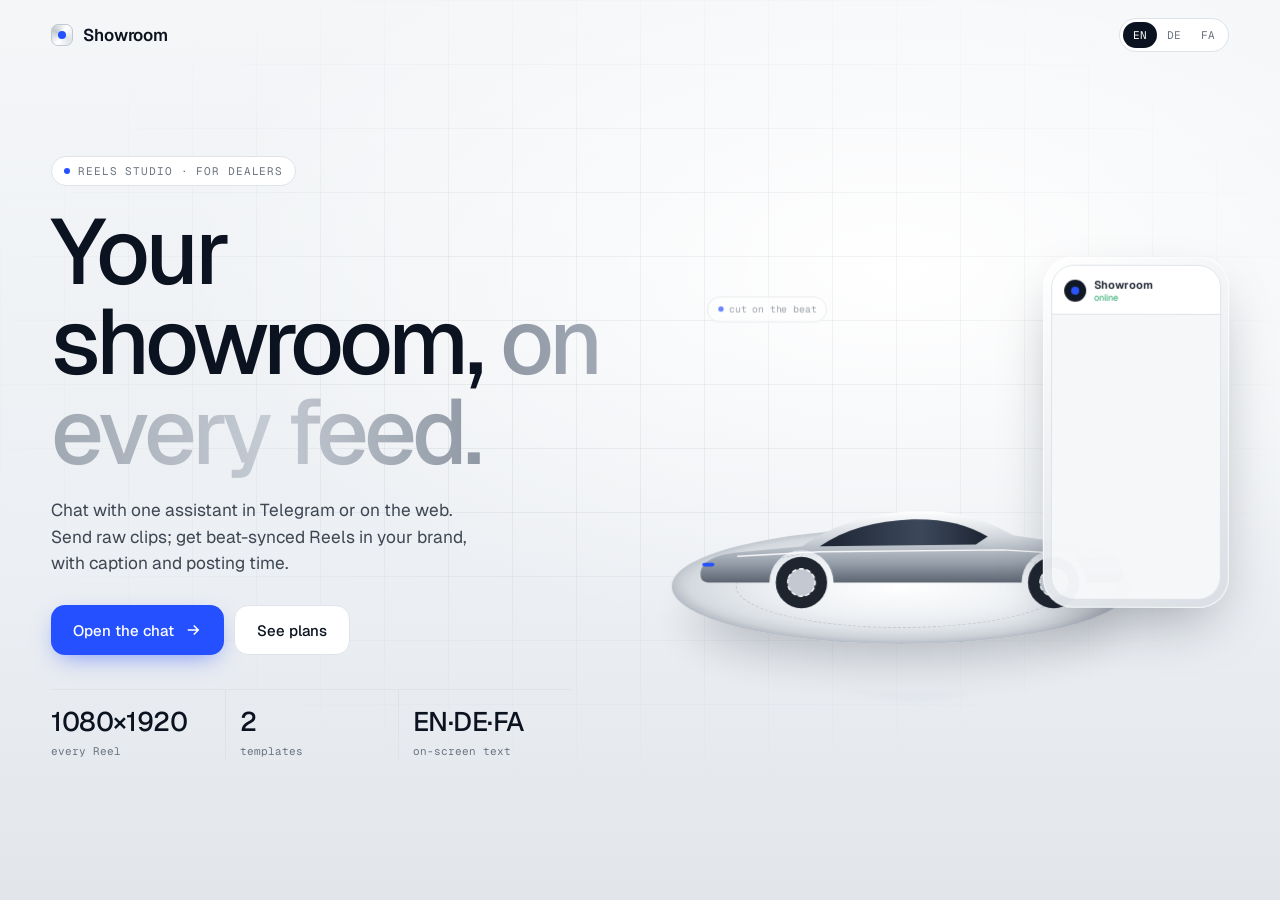
<file: hero-b.html>
<!doctype html>
<html lang="en">
<head>
<meta charset="utf-8">
<meta name="viewport" content="width=device-width, initial-scale=1, viewport-fit=cover">
<title>Showroom · Hero B · Studio white</title>
<meta name="description" content="Showroom: send raw clips in a chat, get beat-synced branded Reels for your dealership.">
<link rel="preconnect" href="https://fonts.googleapis.com">
<link rel="preconnect" href="https://fonts.gstatic.com" crossorigin>
<link href="https://fonts.googleapis.com/css2?family=Geist:wght@300;400;500;600&family=Geist+Mono:wght@400;500&family=Vazirmatn:wght@300;400;500;600&display=swap" rel="stylesheet">
<style>
  :root {
    --white: #ffffff;
    --paper: #f4f6f8;
    --silver: #dfe3e8;
    --silver-2: #c3c9d1;
    --mute: #6b7480;
    --ink: #0c1320;
    --accent: #2450ff;
    --sans: "Geist", system-ui, sans-serif;
    --mono: "Geist Mono", ui-monospace, monospace;
  }
  [dir="rtl"] { --sans: "Vazirmatn", system-ui, sans-serif; }
  * { box-sizing: border-box; margin: 0; padding: 0; }
  html, body { background: var(--paper); color: var(--ink); overflow-x: clip; }
  body { font-family: var(--sans); -webkit-font-smoothing: antialiased; }
  a { color: inherit; text-decoration: none; }

  .hero { position: relative; min-height: 100svh; overflow: hidden; isolation: isolate;
    background:
      radial-gradient(80% 60% at 70% 30%, var(--white) 0%, transparent 70%),
      linear-gradient(180deg, var(--paper) 0%, #eceff3 62%, #e2e6eb 100%); }
  .grid { position: absolute; inset: 0; z-index: -1; pointer-events: none;
    background-image: linear-gradient(rgba(12,19,32,.05) 1px, transparent 1px), linear-gradient(90deg, rgba(12,19,32,.05) 1px, transparent 1px);
    background-size: 64px 64px; mask-image: radial-gradient(70% 60% at 50% 40%, #000 30%, transparent 80%); -webkit-mask-image: radial-gradient(70% 60% at 50% 40%, #000 30%, transparent 80%); }

  nav { display: flex; align-items: center; justify-content: space-between; gap: 16px; padding: 18px clamp(16px, 4vw, 56px); }
  .logo { display: flex; align-items: center; gap: 10px; font-weight: 600; font-size: 17px; letter-spacing: -.01em; }
  .logo i { width: 22px; height: 22px; border-radius: 7px; background: conic-gradient(from 210deg, #fff, var(--silver-2), #fff, var(--silver), #fff); border: 1px solid var(--silver-2); position: relative; }
  .logo i::after { content: ""; position: absolute; inset: 6px; border-radius: 50%; background: var(--accent); }
  .navr { display: flex; align-items: center; gap: 12px; }
  .langs { display: flex; padding: 3px; border-radius: 999px; background: var(--white); border: 1px solid var(--silver); font-family: var(--mono); font-size: 11px; }
  .langs button { border: 0; background: none; padding: 6px 10px; border-radius: 999px; color: var(--mute); cursor: pointer; font: inherit; }
  .langs button[aria-pressed="true"] { background: var(--ink); color: var(--white); }

  .wrap { display: grid; grid-template-columns: 1fr; gap: 28px; padding: 8px clamp(16px, 4vw, 56px) 40px; align-items: center; }
  @media (min-width: 960px) { .wrap { grid-template-columns: 1.05fr .95fr; min-height: calc(100svh - 76px); padding-bottom: 56px; } }

  .label { display: inline-flex; align-items: center; gap: 8px; font-family: var(--mono); font-size: 11px; letter-spacing: .08em; text-transform: uppercase; color: var(--mute);
    padding: 7px 12px; border-radius: 999px; background: var(--white); border: 1px solid var(--silver); }
  [dir="rtl"] .label { font-family: var(--sans); letter-spacing: 0; }
  .label b { width: 6px; height: 6px; border-radius: 50%; background: var(--accent); }
  h1 { margin-top: 20px; font-weight: 500; font-size: clamp(40px, 7.2vw, 96px); line-height: .98; letter-spacing: -.045em; }
  [dir="rtl"] h1 { letter-spacing: 0; line-height: 1.25; font-size: clamp(36px, 6.4vw, 84px); }
  h1 .w { display: inline-block; }
  h1 .soft { color: transparent; background: linear-gradient(90deg, #8f98a4, #c5cbd3 60%, #8f98a4); -webkit-background-clip: text; background-clip: text; }
  .sub { margin-top: 20px; max-width: 40ch; font-size: clamp(15px, 1.35vw, 18px); line-height: 1.55; color: #3d4652; }
  .actions { margin-top: 28px; display: flex; flex-wrap: wrap; gap: 10px; }
  .btn { display: inline-flex; align-items: center; gap: 10px; height: 50px; padding: 0 22px; border-radius: 14px; font-size: 15px; font-weight: 500; transition: transform .2s, box-shadow .2s; }
  .btn.primary { background: var(--accent); color: var(--white); box-shadow: 0 8px 24px -8px rgba(36,80,255,.6); }
  .btn.primary:hover { transform: translateY(-2px); box-shadow: 0 14px 30px -10px rgba(36,80,255,.7); }
  .btn.ghost { background: var(--white); border: 1px solid var(--silver); }
  [dir="rtl"] .btn .arrow { transform: scaleX(-1); }
  .specs { margin-top: 34px; display: grid; grid-template-columns: repeat(3, minmax(0, 1fr)); max-width: 520px; border-top: 1px solid var(--silver); }
  .spec { padding: 14px 12px 0 0; }
  [dir="rtl"] .spec { padding: 14px 0 0 12px; }
  .spec + .spec { border-inline-start: 1px solid var(--silver); padding-inline-start: 14px; }
  .spec strong { display: block; white-space: nowrap; font-size: clamp(16px, 2.1vw, 28px); font-weight: 500; letter-spacing: -.02em; }
  .spec span { font-family: var(--mono); font-size: 11px; color: var(--mute); }
  [dir="rtl"] .spec span { font-family: var(--sans); }

  /* --- stage: turntable + phone --- */
  .stage { direction: ltr; position: relative; aspect-ratio: 1 / .74; width: 100%; max-width: 660px; justify-self: center; }
  .disc { position: absolute; left: 40%; bottom: 4%; width: 84%; aspect-ratio: 4 / 1; transform: translateX(-50%); border-radius: 50%;
    background: radial-gradient(closest-side, #ffffff 0%, #eef1f4 55%, #d5dae0 92%, #c3c9d1 100%);
    box-shadow: 0 30px 50px -20px rgba(12,19,32,.25), inset 0 -6px 12px rgba(12,19,32,.08); }
  .disc::after { content: ""; position: absolute; inset: 14%; border-radius: 50%; border: 1px dashed rgba(12,19,32,.15); }
  .car { position: absolute; left: 0; bottom: 12%; width: 84%; }
  .car svg { width: 100%; height: auto; display: block; }
  .reflect { position: absolute; left: 0; bottom: 12%; width: 84%; transform: scaleY(-1); transform-origin: bottom; opacity: .12; filter: blur(2px);
    mask-image: linear-gradient(to top, transparent 55%, #000); -webkit-mask-image: linear-gradient(to top, transparent 55%, #000); }
  .reflect svg { width: 100%; display: block; }
  .phone { position: absolute; top: 0; right: 0; width: 34%; max-width: 220px; aspect-ratio: 9 / 17; border-radius: 30px; padding: 8px;
    background: linear-gradient(145deg, #ffffff, #d9dee4); box-shadow: 0 24px 60px -20px rgba(12,19,32,.4), inset 0 0 0 1px rgba(255,255,255,.8); }
  .screen { position: relative; height: 100%; border-radius: 23px; background: #f6f7f9; overflow: hidden; display: flex; flex-direction: column; border: 1px solid var(--silver); }
  [dir="rtl"] .screen, [dir="rtl"] .tag { direction: rtl; }
  .chathead { display: flex; align-items: center; gap: 8px; padding: 12px 12px 10px; border-bottom: 1px solid var(--silver); background: var(--white); font-size: 11px; font-weight: 600; }
  .chathead i { width: 22px; height: 22px; border-radius: 50%; background: var(--ink); position: relative; }
  .chathead i::after { content: ""; position: absolute; inset: 7px; border-radius: 50%; background: var(--accent); }
  .chathead small { display: block; font-weight: 400; color: #1aa260; font-size: 9px; }
  .msgs { flex: 1; display: flex; flex-direction: column; justify-content: flex-end; gap: 6px; padding: 10px; font-size: 10.5px; line-height: 1.35; }
  .m { max-width: 84%; padding: 7px 10px; border-radius: 14px; }
  .m.bot { align-self: flex-start; background: var(--white); border: 1px solid var(--silver); border-end-start-radius: 4px; }
  .m.me { align-self: flex-end; background: var(--accent); color: var(--white); border-end-end-radius: 4px; }
  .clips { display: flex; gap: 4px; }
  .clips span { width: 28px; height: 40px; border-radius: 6px; background: linear-gradient(160deg, #9aa3ae, #4e5762); }
  .reel { display: flex; gap: 8px; align-items: center; }
  .reel .thumb { width: 34px; height: 56px; border-radius: 7px; background: linear-gradient(170deg, var(--accent), #0c1320 80%); position: relative; flex: none; }
  .reel .thumb::after { content: ""; position: absolute; left: 13px; top: 22px; border: 6px solid transparent; border-left: 9px solid #fff; }
  .reel em { font-style: normal; font-family: var(--mono); font-size: 9px; color: var(--mute); display: block; }
  .typing { display: inline-flex; gap: 3px; }
  .typing b { width: 5px; height: 5px; border-radius: 50%; background: var(--silver-2); }
  .tag { position: absolute; font-family: var(--mono); font-size: 10px; color: var(--mute); background: rgba(255,255,255,.85); backdrop-filter: blur(6px); border: 1px solid var(--silver); padding: 6px 10px; border-radius: 999px; white-space: nowrap; }
  [dir="rtl"] .tag { font-family: var(--sans); }
  .tag b { color: var(--accent); font-weight: 500; }
  .tag.t1 { left: 4%; top: 10%; }
  .tag.t2 { left: 30%; bottom: 0; }
  @media (max-width: 959px) { .stage { max-width: 520px; } }
  @media (max-width: 420px) { .tag.t1 { top: 4%; } .msgs { font-size: 9.5px; } }
</style>
</head>
<body>
<section class="hero" aria-label="Showroom">
  <div class="grid" aria-hidden="true"></div>
  <nav>
    <a class="logo" href="#"><i aria-hidden="true"></i>Showroom</a>
    <div class="navr">
      <div class="langs" role="group" aria-label="Language">
        <button data-lang="en" aria-pressed="true">EN</button>
        <button data-lang="de" aria-pressed="false">DE</button>
        <button data-lang="fa" aria-pressed="false">FA</button>
      </div>
    </div>
  </nav>

  <div class="wrap">
    <div class="copy">
      <span class="label"><b></b><span data-t="label">Reels studio · for dealers</span></span>
      <h1 data-t="h1">Your showroom, <span class="soft">on every feed.</span></h1>
      <p class="sub" data-t="sub">Chat with one assistant in Telegram or on the web. Send raw clips; get beat-synced Reels in your brand, with caption and posting time.</p>
      <div class="actions">
        <a class="btn primary" href="#chat"><span data-t="cta">Open the chat</span>
          <svg class="arrow" width="18" height="18" viewBox="0 0 24 24" fill="none" stroke="currentColor" stroke-width="2"><path d="M5 12h14M13 6l6 6-6 6"/></svg></a>
        <a class="btn ghost" href="#pricing" data-t="cta2">See plans</a>
      </div>
      <div class="specs">
        <div class="spec"><strong dir="ltr">1080×1920</strong><span data-t="s1">every Reel</span></div>
        <div class="spec"><strong data-count="3">3</strong><span data-t="s2">templates</span></div>
        <div class="spec"><strong dir="ltr">EN·DE·FA</strong><span data-t="s3">on-screen text</span></div>
      </div>
    </div>

    <div class="stage" aria-hidden="true">
      <div class="disc"></div>
      <!-- LOCAL SESSION: the car can become a turntable video or a cut-out photo here -->
      <div class="reflect"><svg viewBox="0 0 1000 300"><use href="#carshape"/></svg></div>
      <div class="car">
        <svg viewBox="0 0 1000 300">
          <defs>
            <linearGradient id="paint" x1="0" y1="0" x2="0" y2="1">
              <stop offset="0" stop-color="#ffffff"/><stop offset=".35" stop-color="#d4d9df"/><stop offset=".7" stop-color="#9aa3ae"/><stop offset="1" stop-color="#5b6470"/>
            </linearGradient>
            <linearGradient id="glass" x1="0" x2="1"><stop offset="0" stop-color="#1a2230"/><stop offset=".6" stop-color="#3b475a"/><stop offset="1" stop-color="#1a2230"/></linearGradient>
            <g id="carshape">
              <path fill="url(#paint)" d="M40,226 C40,200 62,186 112,178 L262,164 C322,122 402,92 502,88 C592,85 652,100 722,140 L862,160 C922,168 956,186 960,214 L962,230 C962,239 955,243 945,243 L880,243 A70,70 0 0 0 740,243 L330,243 A70,70 0 0 0 190,243 L60,243 C48,243 40,238 40,226 Z"/>
              <path fill="url(#glass)" d="M300,164 C352,128 422,108 502,105 C572,104 622,116 666,143 L640,160 Z"/>
              <path fill="none" stroke="#ffffff" stroke-width="3" opacity=".9" d="M120,186 L300,176 L700,172 L900,184"/>
              <circle cx="260" cy="243" r="56" fill="#1c232d"/><circle cx="810" cy="243" r="56" fill="#1c232d"/>
              <circle class="hub" cx="260" cy="243" r="30" fill="#c3c9d1" stroke="#ffffff" stroke-width="3" stroke-dasharray="10 6"/>
              <circle class="hub" cx="810" cy="243" r="30" fill="#c3c9d1" stroke="#ffffff" stroke-width="3" stroke-dasharray="10 6"/>
              <rect x="44" y="200" width="26" height="8" rx="4" fill="#2450ff"/>
            </g>
          </defs>
          <use href="#carshape"/>
        </svg>
      </div>

      <div class="phone">
        <div class="screen">
          <div class="chathead"><i></i><div>Showroom<small data-t="online">online</small></div></div>
          <div class="msgs">
            <div class="m bot" data-step data-t="m1">Hi! Send me the clips of the car.</div>
            <div class="m me" data-step><div class="clips"><span></span><span></span><span></span><span></span></div></div>
            <div class="m bot" data-step data-t="m2">Looks like a coupe. 4 sharp shots. Making your Reel…</div>
            <div class="m bot typing" data-step><b></b><b></b><b></b></div>
            <div class="m bot reel" data-step><span class="thumb"></span><div><span data-t="m3">Your Reel is ready</span><em>0:15 · 120 BPM</em></div></div>
          </div>
        </div>
      </div>
      <span class="tag t1"><b>●</b> <span data-t="tag1">cut on the beat</span></span>
      <span class="tag t2"><span data-t="tag2">your logo · your colour</span></span>
    </div>
  </div>
</section>

<script>
  const T = {
    en: { label: "Reels studio · for dealers", h1: 'Your showroom, <span class="soft">on every feed.</span>', sub: "Chat with one assistant in Telegram or on the web. Send raw clips; get beat-synced Reels in your brand, with caption and posting time.", cta: "Open the chat", cta2: "See plans", s1: "every Reel", s2: "templates", s3: "on-screen text", online: "online", m1: "Hi! Send me the clips of the car.", m2: "Looks like a coupe. 4 sharp shots. Making your Reel…", m3: "Your Reel is ready", tag1: "cut on the beat", tag2: "your logo · your colour" },
    de: { label: "Reels-Studio · für Händler", h1: 'Dein Showroom, <span class="soft">in jedem Feed.</span>', sub: "Chatte mit einem Assistenten in Telegram oder im Web. Schick Rohclips; bekomm Reels im Takt, in deinem Branding, mit Caption und Postingzeit.", cta: "Chat öffnen", cta2: "Pakete ansehen", s1: "jedes Reel", s2: "Vorlagen", s3: "Text im Video", online: "online", m1: "Hallo! Schick mir die Clips vom Auto.", m2: "Sieht nach einem Coupé aus. 4 scharfe Shots. Dein Reel entsteht…", m3: "Dein Reel ist fertig", tag1: "im Takt geschnitten", tag2: "dein Logo · deine Farbe" },
    fa: { label: "استودیوی ریلز · برای نمایشگاه‌ها", h1: 'نمایشگاهت، <span class="soft">در هر فید.</span>', sub: "با یک دستیار در تلگرام یا وب حرف بزن. کلیپ خام بفرست؛ ریلز هماهنگ با ضرب، با برند خودت، همراه کپشن و زمان انتشار بگیر.", cta: "باز کردن چت", cta2: "دیدن پلن‌ها", s1: "هر ریلز", s2: "قالب", s3: "متن روی ویدیو", online: "آنلاین", m1: "سلام! کلیپ‌های ماشین را بفرست.", m2: "شبیه یک کوپه است. ۴ نمای واضح. ریلز در حال ساخت…", m3: "ریلز آماده است", tag1: "برش روی ضرب", tag2: "لوگوی تو · رنگ تو" }
  };
  const reduce = matchMedia("(prefers-reduced-motion: reduce)").matches;
  function setLang(l) {
    document.documentElement.lang = l;
    document.documentElement.dir = l === "fa" ? "rtl" : "ltr";
    document.querySelectorAll("[data-t]").forEach(el => el.innerHTML = T[l][el.dataset.t]);
    document.querySelectorAll(".langs button").forEach(b => b.setAttribute("aria-pressed", b.dataset.lang === l));
  }
  document.querySelectorAll(".langs button").forEach(b => b.onclick = () => setLang(b.dataset.lang));
</script>
<script src="https://cdnjs.cloudflare.com/ajax/libs/gsap/3.12.5/gsap.min.js"></script>
<script>
  (function () {
    if (!window.gsap || reduce) return;
    const tl = gsap.timeline({ defaults: { ease: "power3.out" } });
    tl.from("nav", { opacity: 0, y: -10, duration: .6 })
      .from(".label", { opacity: 0, y: 12, duration: .6 }, .1)
      .from("h1", { opacity: 0, y: 30, duration: 1, ease: "expo.out" }, .2)
      .from(".sub, .actions, .specs", { opacity: 0, y: 16, duration: .8, stagger: .08 }, .45)
      .from(".disc", { scale: .7, opacity: 0, duration: 1.2, ease: "expo.out" }, .2)
      .from(".car svg, .reflect svg", { xPercent: -18, opacity: 0, duration: 1.4, ease: "expo.out" }, .4)
      .from(".phone", { y: 40, opacity: 0, rotate: 4, duration: 1.1, ease: "expo.out" }, .7)
      .from(".tag", { opacity: 0, scale: .9, duration: .5, stagger: .15 }, 1.2);

    // the car rolls in place: hubs spin, a gentle float
    gsap.to(".hub", { rotation: 360, transformOrigin: "50% 50%", duration: 2.4, repeat: -1, ease: "none" });
    gsap.to(".car svg", { y: -4, duration: 2, yoyo: true, repeat: -1, ease: "sine.inOut" });

    // chat: clips in, Reel out, loop
    const steps = gsap.utils.toArray("[data-step]");
    const chat = gsap.timeline({ repeat: -1, repeatDelay: 2.5, delay: 1.4 });
    gsap.set(steps, { opacity: 0, y: 10, display: "none" });
    steps.forEach((s, i) => {
      const typing = s.classList.contains("typing");
      chat.set(s, { display: "" }).to(s, { opacity: 1, y: 0, duration: .35 }, "+=" + (i ? .7 : 0));
      if (typing) {
        chat.to(s.children, { y: -3, duration: .25, stagger: .1, yoyo: true, repeat: 3 }).set(s, { display: "none" });
      }
    });
    chat.to(".reel .thumb", { scale: 1.08, duration: .3, yoyo: true, repeat: 1 })
      .to(steps, { opacity: 0, duration: .4, delay: 2.5 })
      .set(steps, { display: "none", y: 10 });

    // count-up on the spec numbers
    const c = document.querySelector("[data-count]");
    gsap.fromTo({ v: 0 }, { v: 0 }, { v: 3, duration: 1.2, delay: .8, snap: { v: 1 }, onUpdate() { c.textContent = this.targets()[0].v; } });

    addEventListener("pointermove", e => {
      const x = e.clientX / innerWidth - .5, y = e.clientY / innerHeight - .5;
      gsap.to(".phone", { x: x * 14, y: y * 10, duration: 1, ease: "power3.out" });
    });
  })();
</script>
</body>
</html>
</file>
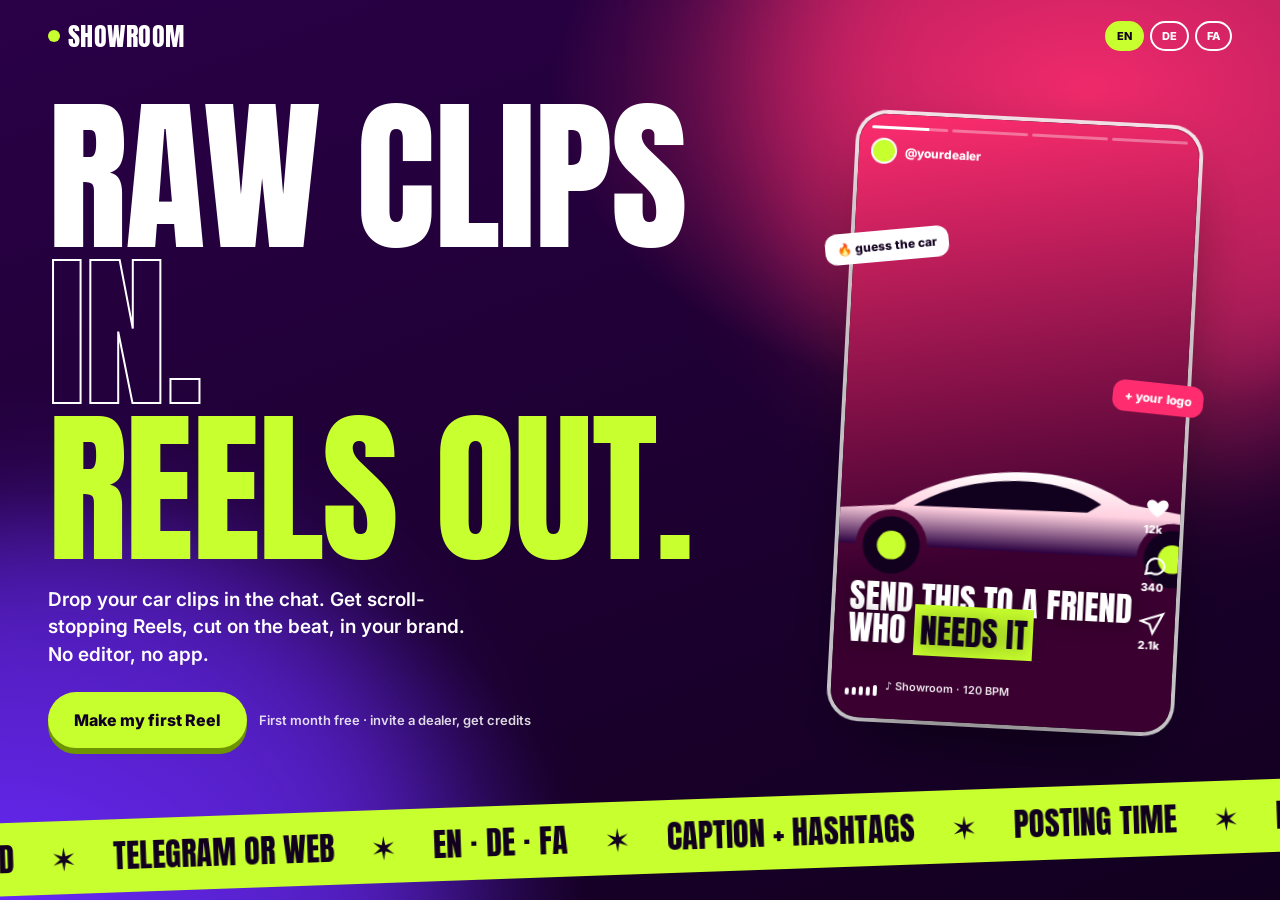
<file: hero-c.html>
<!doctype html>
<html lang="en">
<head>
<meta charset="utf-8">
<meta name="viewport" content="width=device-width, initial-scale=1, viewport-fit=cover">
<title>Showroom · Hero C · Drop</title>
<meta name="description" content="Showroom: send raw clips in a chat, get beat-synced branded Reels for your dealership.">
<link rel="preconnect" href="https://fonts.googleapis.com">
<link rel="preconnect" href="https://fonts.gstatic.com" crossorigin>
<link href="https://fonts.googleapis.com/css2?family=Anton&family=Inter:wght@400;600;800&family=Vazirmatn:wght@400;700;900&display=swap" rel="stylesheet">
<style>
  :root {
    --night: #12001f;
    --magenta: #ff2d6f;
    --violet: #6b2bff;
    --lime: #c8ff2e;
    --white: #ffffff;
    --display: "Anton", Impact, sans-serif;
    --sans: "Inter", system-ui, sans-serif;
  }
  [dir="rtl"] { --display: "Vazirmatn", system-ui, sans-serif; --sans: "Vazirmatn", system-ui, sans-serif; }
  * { box-sizing: border-box; margin: 0; padding: 0; }
  html, body { background: var(--night); color: var(--white); overflow-x: clip; }
  body { font-family: var(--sans); -webkit-font-smoothing: antialiased; }
  a { color: inherit; text-decoration: none; }

  .hero { position: relative; min-height: 100svh; overflow: hidden; isolation: isolate; display: flex; flex-direction: column;
    background: radial-gradient(70% 60% at 85% 10%, rgba(255,45,111,.85), transparent 60%),
                radial-gradient(70% 70% at 0% 100%, rgba(107,43,255,.9), transparent 65%),
                linear-gradient(160deg, #2a0047, var(--night)); }
  .blob { position: absolute; width: 60vmax; aspect-ratio: 1; border-radius: 50%; filter: blur(70px); opacity: .55; z-index: -1; }
  .blob.b1 { background: var(--magenta); top: -25vmax; right: -20vmax; }
  .blob.b2 { background: var(--violet); bottom: -30vmax; left: -25vmax; }
  .flash { position: absolute; inset: 0; background: var(--white); opacity: 0; pointer-events: none; z-index: 5; mix-blend-mode: overlay; }

  nav { display: flex; align-items: center; justify-content: space-between; gap: 12px; padding: 16px clamp(16px, 4vw, 48px); }
  .logo { font-family: var(--display); font-size: 26px; letter-spacing: .01em; text-transform: uppercase; display: flex; align-items: center; gap: 8px; }
  .logo .dot { width: 12px; height: 12px; border-radius: 50%; background: var(--lime); }
  .langs { display: flex; gap: 6px; }
  .langs button { border: 2px solid var(--white); background: transparent; color: var(--white); font: 800 11px var(--sans); padding: 6px 10px; border-radius: 999px; cursor: pointer; }
  .langs button[aria-pressed="true"] { background: var(--lime); border-color: var(--lime); color: var(--night); }

  .main { flex: 1; display: grid; grid-template-columns: 1fr; gap: 26px; padding: 6px clamp(16px, 4vw, 48px) 24px; align-items: center; }
  @media (min-width: 900px) { .main { grid-template-columns: 1.25fr .75fr; } }

  h1 { font-family: var(--display); font-weight: 400; text-transform: uppercase; font-size: clamp(64px, 13vw, 176px); line-height: .94; letter-spacing: -.01em; }
  [dir="rtl"] h1 { font-weight: 900; line-height: 1.1; font-size: clamp(54px, 12vw, 160px); }
  h1 .row { display: block; }
  h1 .row > span { display: inline-block; }
  h1 .out { color: transparent; -webkit-text-stroke: 2px var(--white); }
  h1 .lime { color: var(--lime); }
  .sub { margin-top: 18px; max-width: 36ch; font-size: clamp(16px, 1.5vw, 19px); line-height: 1.45; font-weight: 600; }
  .actions { margin-top: 24px; display: flex; flex-wrap: wrap; gap: 12px; align-items: center; }
  .btn { display: inline-flex; align-items: center; gap: 10px; height: 56px; padding: 0 26px; border-radius: 999px; font-weight: 800; font-size: 16px; transition: transform .15s; }
  .btn.primary { background: var(--lime); color: var(--night); box-shadow: 0 6px 0 #6f9600; }
  .btn.primary:active { transform: translateY(4px); box-shadow: 0 2px 0 #6f9600; }
  .btn.ghost { border: 2px solid var(--white); }
  .free { font-size: 13px; font-weight: 600; opacity: .85; }

  /* --- reel frame --- */
  .reel { position: relative; width: min(78vw, 340px); aspect-ratio: 9 / 16; justify-self: center; border-radius: 28px; overflow: hidden; transform: rotate(3deg);
    box-shadow: 0 30px 80px -20px rgba(0,0,0,.6), 0 0 0 4px rgba(255,255,255,.9); background: #000; }
  [dir="rtl"] .reel { transform: rotate(-3deg); }
  .shot { position: absolute; inset: 0; opacity: 0; }
  .shot.on { opacity: 1; }
  .shot svg { position: absolute; width: 150%; left: -25%; bottom: 24%; }
  .s1 { background: linear-gradient(170deg, #ff2d6f, #3a0030 70%); }
  .s2 { background: linear-gradient(200deg, #6b2bff, #0a0020 70%); }
  .s3 { background: linear-gradient(160deg, #ff8a00, #ff2d6f 50%, #2a0040); }
  .s4 { background: linear-gradient(180deg, #00d1ff, #2a0047 75%); }
  .s2 svg { width: 260%; left: -110%; bottom: 10%; }
  .s3 svg { width: 230%; left: -10%; bottom: 30%; }
  .s4 svg { transform: scaleX(-1); }
  .bars { position: absolute; top: 12px; left: 12px; right: 12px; display: flex; gap: 4px; z-index: 2; }
  .bars i { flex: 1; height: 3px; border-radius: 2px; background: rgba(255,255,255,.35); overflow: hidden; }
  .bars i b { display: block; height: 100%; width: 0; background: var(--white); }
  .handle { position: absolute; top: 24px; left: 12px; z-index: 2; display: flex; align-items: center; gap: 8px; font-size: 12px; font-weight: 800; }
  .handle i { width: 26px; height: 26px; border-radius: 50%; background: var(--lime); border: 2px solid var(--white); }
  .caption { position: absolute; left: 14px; right: 14px; bottom: 74px; z-index: 2; font-family: var(--display); text-transform: uppercase; font-size: 34px; line-height: .95; text-shadow: 0 2px 20px rgba(0,0,0,.4); }
  [dir="rtl"] .caption { font-weight: 900; line-height: 1.2; font-size: 28px; text-align: right; }
  .caption mark { background: var(--lime); color: var(--night); padding: 0 6px; }
  .rail { position: absolute; right: 10px; bottom: 80px; z-index: 2; display: flex; flex-direction: column; gap: 16px; align-items: center; font-size: 11px; font-weight: 800; }
  [dir="rtl"] .rail { right: auto; left: 10px; }
  .rail svg { width: 26px; height: 26px; display: block; margin: 0 auto 2px; }
  .eq { position: absolute; left: 14px; bottom: 22px; z-index: 2; display: flex; align-items: flex-end; gap: 3px; height: 26px; }
  .eq i { width: 4px; height: 30%; background: var(--white); border-radius: 2px; }
  .sound { position: absolute; left: 54px; bottom: 26px; z-index: 2; font-size: 11px; font-weight: 600; opacity: .9; }
  .sticker { position: absolute; z-index: 3; font-weight: 800; font-size: 12px; padding: 8px 12px; border-radius: 12px; white-space: nowrap; }
  .sticker.k1 { background: var(--white); color: var(--night); top: 18%; left: -8px; transform: rotate(-8deg); }
  .sticker.k2 { background: var(--magenta); color: var(--white); top: 44%; right: -6px; transform: rotate(6deg); }
  .reelwrap { position: relative; justify-self: center; padding: 0 12px; }

  /* --- marquee --- */
  .marquee { position: relative; z-index: 1; background: var(--lime); color: var(--night); transform: rotate(-2deg); margin: 8px -4vw 26px; overflow: hidden; }
  .track { display: flex; width: max-content; gap: 0; padding: 12px 0; font-family: var(--display); font-size: clamp(20px, 3vw, 32px); text-transform: uppercase; white-space: nowrap; }
  [dir="rtl"] .track { font-weight: 900; }
  .track span { padding: 0 18px; }
  .track span::after { content: "✶"; margin-inline-start: 36px; }
  @media (prefers-reduced-motion: reduce) { .track { animation: none !important; } }
</style>
</head>
<body>
<section class="hero" aria-label="Showroom">
  <div class="blob b1" aria-hidden="true"></div>
  <div class="blob b2" aria-hidden="true"></div>
  <div class="flash" aria-hidden="true"></div>

  <nav>
    <a class="logo" href="#"><span class="dot"></span>Showroom</a>
    <div class="langs" role="group" aria-label="Language">
      <button data-lang="en" aria-pressed="true">EN</button>
      <button data-lang="de" aria-pressed="false">DE</button>
      <button data-lang="fa" aria-pressed="false">FA</button>
    </div>
  </nav>

  <div class="main">
    <div class="copy">
      <h1>
        <span class="row"><span data-t="r1">Raw clips</span></span>
        <span class="row out"><span data-t="r2">in.</span></span>
        <span class="row lime"><span data-t="r3">Reels out.</span></span>
      </h1>
      <p class="sub" data-t="sub">Drop your car clips in the chat. Get scroll-stopping Reels, cut on the beat, in your brand. No editor, no app.</p>
      <div class="actions">
        <a class="btn primary" href="#chat" data-t="cta">Make my first Reel</a>
        <span class="free" data-t="free">First month free · invite a dealer, get credits</span>
      </div>
    </div>

    <div class="reelwrap" aria-hidden="true">
      <span class="sticker k1" data-t="k1">🔥 guess the car</span>
      <span class="sticker k2" data-t="k2">+ your logo</span>
      <div class="reel">
        <!-- LOCAL SESSION: each .shot can hold a <video> of a real cut -->
        <div class="shot s1 on"><svg viewBox="0 0 1000 300"><use href="#coupe"/></svg></div>
        <div class="shot s2"><svg viewBox="0 0 1000 300"><use href="#coupe"/></svg></div>
        <div class="shot s3"><svg viewBox="0 0 1000 300"><use href="#coupe"/></svg></div>
        <div class="shot s4"><svg viewBox="0 0 1000 300"><use href="#coupe"/></svg></div>
        <div class="bars"><i><b></b></i><i><b></b></i><i><b></b></i><i><b></b></i></div>
        <div class="handle"><i></i><span dir="ltr">@yourdealer</span></div>
        <div class="caption" data-t="cap">Send this to a friend who <mark>needs it</mark></div>
        <div class="rail">
          <div><svg viewBox="0 0 24 24" fill="#fff"><path d="M12 21s-7-4.4-9.3-9C1 8.6 3 5 6.5 5c2 0 3.3 1 5.5 3 2.2-2 3.5-3 5.5-3C21 5 23 8.6 21.3 12 19 16.6 12 21 12 21z"/></svg>12k</div>
          <div><svg viewBox="0 0 24 24" fill="none" stroke="#fff" stroke-width="2"><path d="M21 12a8 8 0 0 1-11.6 7.1L4 20l1-4.6A8 8 0 1 1 21 12z"/></svg>340</div>
          <div><svg viewBox="0 0 24 24" fill="none" stroke="#fff" stroke-width="2"><path d="M22 3 2 10l8 3 3 8 9-18z"/></svg>2.1k</div>
        </div>
        <div class="eq"><i></i><i></i><i></i><i></i><i></i></div>
        <div class="sound" dir="ltr">♪ Showroom · 120 BPM</div>
      </div>
    </div>
  </div>

  <div class="marquee" aria-hidden="true"><div class="track"></div></div>

  <svg width="0" height="0" style="position:absolute" aria-hidden="true">
    <defs>
      <linearGradient id="cpaint" x1="0" y1="0" x2="0" y2="1"><stop offset="0" stop-color="#ffffff"/><stop offset=".5" stop-color="#ffd1e0"/><stop offset="1" stop-color="#2a0040"/></linearGradient>
      <g id="coupe">
        <path fill="url(#cpaint)" d="M40,226 C40,200 62,186 112,178 L262,164 C322,122 402,92 502,88 C592,85 652,100 722,140 L862,160 C922,168 956,186 960,214 L962,230 C962,239 955,243 945,243 L880,243 A70,70 0 0 0 740,243 L330,243 A70,70 0 0 0 190,243 L60,243 C48,243 40,238 40,226 Z"/>
        <path fill="#12001f" d="M300,164 C352,128 422,108 502,105 C572,104 622,116 666,143 L640,160 Z"/>
        <circle cx="260" cy="243" r="56" fill="#12001f"/><circle cx="810" cy="243" r="56" fill="#12001f"/>
        <circle cx="260" cy="243" r="28" fill="#c8ff2e"/><circle cx="810" cy="243" r="28" fill="#c8ff2e"/>
      </g>
    </defs>
  </svg>
</section>

<script>
  const T = {
    en: { r1: "Raw clips", r2: "in.", r3: "Reels out.", sub: "Drop your car clips in the chat. Get scroll-stopping Reels, cut on the beat, in your brand. No editor, no app.", cta: "Make my first Reel", free: "First month free · invite a dealer, get credits", k1: "🔥 guess the car", k2: "+ your logo", cap: 'Send this to a friend who <mark>needs it</mark>',
          mq: ["Beat-synced", "Your brand", "Telegram or web", "EN · DE · FA", "Caption + hashtags", "Posting time"] },
    de: { r1: "Rohclips", r2: "rein.", r3: "Reels raus.", sub: "Wirf deine Auto-Clips in den Chat. Bekomm Reels, die das Scrollen stoppen: im Takt geschnitten, in deinem Branding. Kein Editor, keine App.", cta: "Mein erstes Reel", free: "Erster Monat gratis · Händler einladen, Credits bekommen", k1: "🔥 errate das Auto", k2: "+ dein Logo", cap: 'Schick das einem Freund, der <mark>es braucht</mark>',
          mq: ["Im Takt", "Dein Branding", "Telegram oder Web", "EN · DE · FA", "Caption + Hashtags", "Postingzeit"] },
    fa: { r1: "کلیپ خام", r2: "بفرست.", r3: "ریلز بگیر.", sub: "کلیپ‌های ماشین را در چت بینداز. ریلزی بگیر که اسکرول را متوقف می‌کند: روی ضرب، با برند خودت. بدون ادیتور، بدون اپ.", cta: "ساخت اولین ریلز", free: "ماه اول رایگان · دعوت از نمایشگاه دیگر، اعتبار هدیه", k1: "🔥 ماشین را حدس بزن", k2: "+ لوگوی تو", cap: 'این را بفرست برای دوستی که <mark>لازمش دارد</mark>',
          mq: ["هماهنگ با ضرب", "برند خودت", "تلگرام یا وب", "EN · DE · FA", "کپشن + هشتگ", "زمان انتشار"] }
  };
  const reduce = matchMedia("(prefers-reduced-motion: reduce)").matches;
  const track = document.querySelector(".track");
  function fillMarquee(l) {
    const items = T[l].mq.map(s => `<span>${s}</span>`).join("");
    track.innerHTML = items + items + items + items;
  }
  function setLang(l) {
    document.documentElement.lang = l;
    document.documentElement.dir = l === "fa" ? "rtl" : "ltr";
    document.querySelectorAll("[data-t]").forEach(el => el.innerHTML = T[l][el.dataset.t]);
    document.querySelectorAll(".langs button").forEach(b => b.setAttribute("aria-pressed", b.dataset.lang === l));
    fillMarquee(l);
    if (window.startMarquee) startMarquee();
  }
  document.querySelectorAll(".langs button").forEach(b => b.onclick = () => setLang(b.dataset.lang));
  fillMarquee("en");
</script>
<script src="https://cdnjs.cloudflare.com/ajax/libs/gsap/3.12.5/gsap.min.js"></script>
<script>
  (function () {
    if (!window.gsap || reduce) return;
    const BEAT = 0.5; // 120 BPM

    // entrance: slam the words in
    gsap.timeline({ defaults: { ease: "back.out(2)" } })
      .from("h1 .row > span", { yPercent: 120, rotate: () => gsap.utils.random(-8, 8), opacity: 0, duration: .7, stagger: BEAT / 2 })
      .from(".sub, .actions", { opacity: 0, y: 16, duration: .5, ease: "power3.out", stagger: .1 }, "-=.2")
      .from(".reel", { scale: .6, rotate: 18, opacity: 0, duration: .9, ease: "expo.out" }, .2)
      .from(".sticker", { scale: 0, duration: .5, stagger: .15 }, .9)
      .from(".marquee", { yPercent: 120, opacity: 0, duration: .6, ease: "power3.out" }, .6);

    // marquee
    let mq;
    window.startMarquee = function () {
      if (mq) mq.kill();
      gsap.set(track, { x: 0 });
      const dir = document.documentElement.dir === "rtl" ? 1 : -1;
      mq = gsap.to(track, { x: dir * track.scrollWidth / 2, duration: 18, ease: "none", repeat: -1 });
    };
    startMarquee();

    // the Reel: a cut on every bar (4 beats), story bars fill, a flash on the drop
    const shots = gsap.utils.toArray(".shot");
    const fills = gsap.utils.toArray(".bars b");
    const BAR = BEAT * 4;
    let i = 0;
    function cut() {
      shots.forEach((s, k) => s.classList.toggle("on", k === i));
      gsap.fromTo(shots[i], { scale: 1.18 }, { scale: 1, duration: BAR, ease: "power2.out" });
      gsap.fromTo(shots[i].querySelector("svg"), { xPercent: i % 2 ? 8 : -8 }, { xPercent: i % 2 ? -4 : 4, duration: BAR, ease: "none" });
      fills.forEach((f, k) => gsap.set(f, { width: k < i ? "100%" : "0%" }));
      gsap.fromTo(fills[i], { width: "0%" }, { width: "100%", duration: BAR, ease: "none" });
      if (i === 2) { // the drop
        gsap.fromTo(".flash", { opacity: .9 }, { opacity: 0, duration: .45 });
        gsap.fromTo(".reel", { scale: 1.05 }, { scale: 1, duration: .5, ease: "power3.out" });
      }
      i = (i + 1) % shots.length;
    }
    cut(); setInterval(cut, BAR * 1000);

    // the beat everywhere: equaliser, the CTA and the lime row
    gsap.utils.toArray(".eq i").forEach((b, k) => gsap.to(b, { height: () => gsap.utils.random(30, 100) + "%", duration: BEAT / 2, repeat: -1, yoyo: true, repeatRefresh: true, ease: "power1.inOut", delay: k * .05 }));
    setInterval(() => {
      gsap.fromTo(".btn.primary", { scale: 1.06 }, { scale: 1, duration: BEAT * .8, ease: "power2.out" });
      gsap.fromTo(".logo .dot", { scale: 1.6 }, { scale: 1, duration: BEAT * .8, ease: "power2.out" });
    }, BEAT * 1000);
    gsap.to(".sticker.k1", { rotate: -2, duration: BEAT * 2, yoyo: true, repeat: -1, ease: "sine.inOut" });
    gsap.to(".sticker.k2", { y: -8, duration: BEAT * 2, yoyo: true, repeat: -1, ease: "sine.inOut" });
  })();
</script>
</body>
</html>
</file>
<file: assets/site.css>
/* Showroom, direction A «Night shift»: shared tokens and chrome for index, app and admin. */
:root {
  --black: #050607;
  --ink: #0a0c0e;
  --graphite: #111417;
  --graphite-2: #1b1f24;
  --graphite-3: #262b32;
  --line: rgba(255, 255, 255, .08);
  --line-2: rgba(255, 255, 255, .16);
  --steel: #8f98a2;
  --mist: #b9c0c8;
  --fog: #e9ecef;
  --accent: #ff4a1c;
  --accent-ink: #0b0b0b;
  --accent-soft: rgba(255, 74, 28, .14);
  --ok: #3ddc97;
  --warn: #ffb84d;
  --vip: #e9d8a6;
  --sans: "Inter Tight", system-ui, -apple-system, "Segoe UI", sans-serif;
  --mono: "JetBrains Mono", ui-monospace, "SFMono-Regular", Menlo, monospace;
  --gut: clamp(16px, 4vw, 56px);
  --max: 1240px;
  --r: 18px;
  --ease: cubic-bezier(.16, 1, .3, 1);
  color-scheme: dark;
}
[dir="rtl"] { --sans: "Vazirmatn", system-ui, sans-serif; }
* { box-sizing: border-box; margin: 0; padding: 0; }
html { background: var(--black); -webkit-text-size-adjust: 100%; scroll-padding-top: 76px; }
html, body { overflow-x: clip; }
body { background: var(--black); color: var(--fog); font-family: var(--sans); line-height: 1.5; -webkit-font-smoothing: antialiased; text-rendering: optimizeLegibility; }
a { color: inherit; text-decoration: none; }
button, input, textarea { font: inherit; color: inherit; }
button { background: none; border: 0; cursor: pointer; }
img, video, svg { display: block; max-width: 100%; }
::selection { background: var(--accent); color: var(--accent-ink); }
:focus-visible { outline: 2px solid var(--accent); outline-offset: 3px; border-radius: 6px; }
.sr-only { position: absolute; width: 1px; height: 1px; overflow: hidden; clip: rect(0 0 0 0); white-space: nowrap; }
.wrap { width: 100%; max-width: var(--max); margin-inline: auto; padding-inline: var(--gut); }
.ltr { direction: ltr; unicode-bidi: isolate; }
.num { font-variant-numeric: tabular-nums; }

/* logo: SHOW — ROOM with one accent bar */
.logo { display: inline-flex; align-items: center; gap: 9px; font-weight: 500; letter-spacing: .3em; font-size: 13px; text-transform: uppercase; direction: ltr; white-space: nowrap; }
.logo i { display: block; width: 14px; height: 2px; background: var(--accent); box-shadow: 0 0 10px rgba(255, 74, 28, .8); }

/* language switch */
.langs { display: flex; gap: 2px; font-family: var(--mono); font-size: 11px; direction: ltr; }
.langs button { color: var(--steel); padding: 7px 8px; border-radius: 999px; border: 1px solid transparent; line-height: 1; min-width: 34px; transition: color .2s, border-color .2s; }
.langs button:hover { color: var(--fog); }
.langs button[aria-pressed="true"] { color: var(--fog); border-color: var(--line-2); }

/* buttons */
.btn { display: inline-flex; align-items: center; justify-content: center; gap: 10px; height: 52px; padding: 0 24px; border-radius: 999px; font-size: 15px; font-weight: 500; white-space: nowrap; transition: transform .25s var(--ease), background .25s, border-color .25s, color .25s; }
.btn svg { width: 18px; height: 18px; flex: none; }
.btn.primary { background: var(--accent); color: var(--accent-ink); }
.btn.primary:hover { transform: translateY(-2px); background: #ff5c31; }
.btn.ghost { border: 1px solid var(--line-2); color: var(--fog); }
.btn.ghost:hover { background: rgba(255, 255, 255, .06); }
.btn.sm { height: 38px; padding: 0 16px; font-size: 13.5px; }
[dir="rtl"] .btn .arrow { transform: scaleX(-1); }

/* small labels */
.kicker { display: flex; align-items: center; gap: 12px; font-family: var(--mono); font-size: 11px; letter-spacing: .18em; text-transform: uppercase; color: var(--steel); }
.kicker .idx { color: var(--accent); }
.kicker .ln { flex: 0 0 28px; height: 1px; background: var(--line-2); }
[dir="rtl"] .kicker { font-family: var(--sans); letter-spacing: 0; font-size: 13px; }
[dir="rtl"] .kicker .idx { font-family: var(--mono); font-size: 11px; }
.pill { display: inline-flex; align-items: center; gap: 6px; height: 24px; padding: 0 10px; border-radius: 999px; font-size: 12px; border: 1px solid var(--line-2); color: var(--mist); white-space: nowrap; }
.pill.acc { border-color: rgba(255, 74, 28, .5); color: #ff8a66; background: var(--accent-soft); }
.pill.ok { border-color: rgba(61, 220, 151, .4); color: var(--ok); background: rgba(61, 220, 151, .08); }
.pill.warn { border-color: rgba(255, 184, 77, .4); color: var(--warn); background: rgba(255, 184, 77, .08); }
.pill.vip { border-color: rgba(233, 216, 166, .5); color: var(--vip); background: rgba(233, 216, 166, .08); letter-spacing: .06em; }
.sample { display: inline-flex; align-items: center; gap: 8px; font-family: var(--mono); font-size: 10.5px; letter-spacing: .14em; text-transform: uppercase; color: var(--warn); border: 1px dashed rgba(255, 184, 77, .5); border-radius: 999px; padding: 5px 10px; white-space: nowrap; }
[dir="rtl"] .sample { font-family: var(--sans); letter-spacing: 0; font-size: 12px; }
.sample::before { content: ""; width: 6px; height: 6px; border-radius: 50%; background: var(--warn); }

/* film grain overlay used on dark stages */
.grain { position: absolute; inset: -50%; opacity: .08; pointer-events: none; mix-blend-mode: overlay;
  background-image: url("data:image/svg+xml,%3Csvg xmlns='http://www.w3.org/2000/svg' width='160' height='160'%3E%3Cfilter id='n'%3E%3CfeTurbulence type='fractalNoise' baseFrequency='.9' numOctaves='2'/%3E%3C/filter%3E%3Crect width='100%25' height='100%25' filter='url(%23n)'/%3E%3C/svg%3E"); }

/* toast */
.toast { position: fixed; inset-inline: 16px; bottom: 18px; margin-inline: auto; max-width: 420px; z-index: 90; background: var(--graphite-2); border: 1px solid var(--line-2); border-radius: 14px; padding: 12px 16px; font-size: 14px; color: var(--fog); box-shadow: 0 20px 60px rgba(0, 0, 0, .5); opacity: 0; transform: translateY(12px); pointer-events: none; transition: opacity .35s, transform .35s var(--ease); }
.toast.show { opacity: 1; transform: none; }

@media (prefers-reduced-motion: reduce) {
  *, *::before, *::after { transition-duration: .01ms !important; animation-duration: .01ms !important; animation-iteration-count: 1 !important; scroll-behavior: auto !important; }
}
</file>
